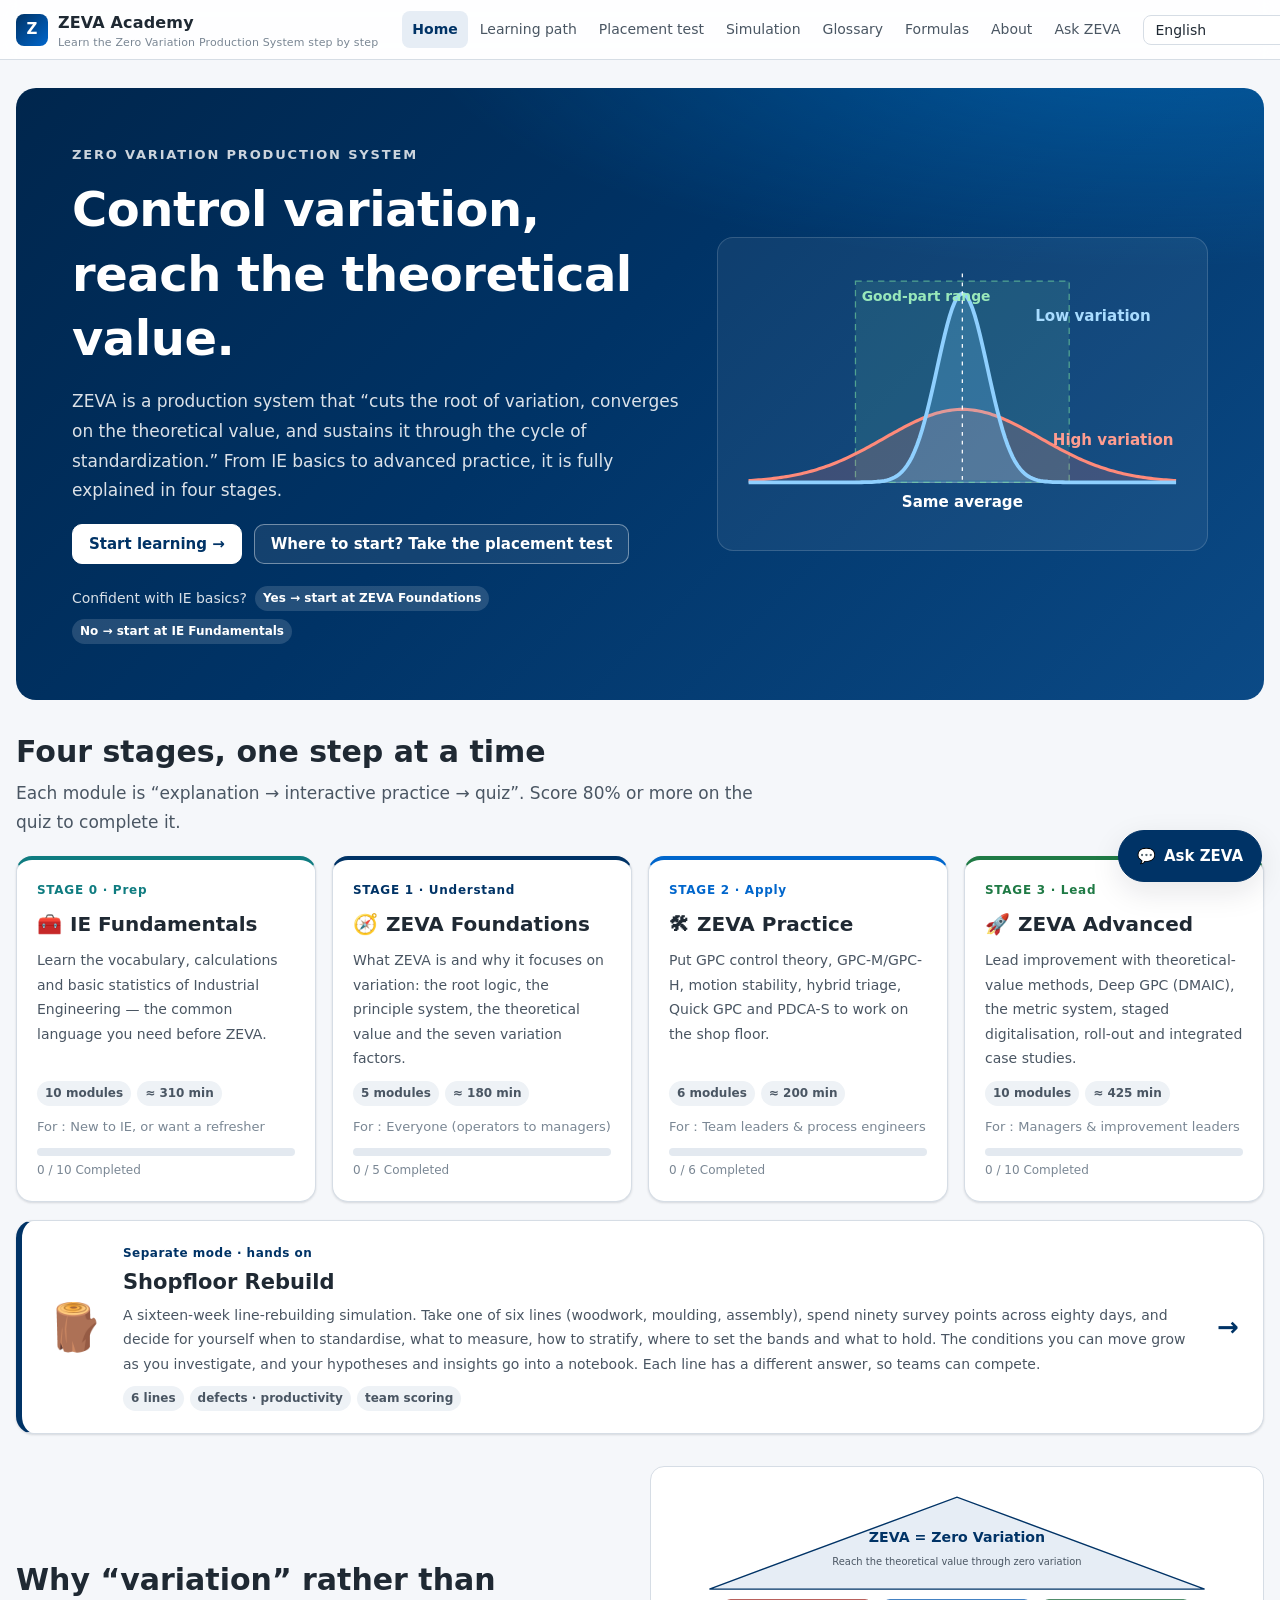
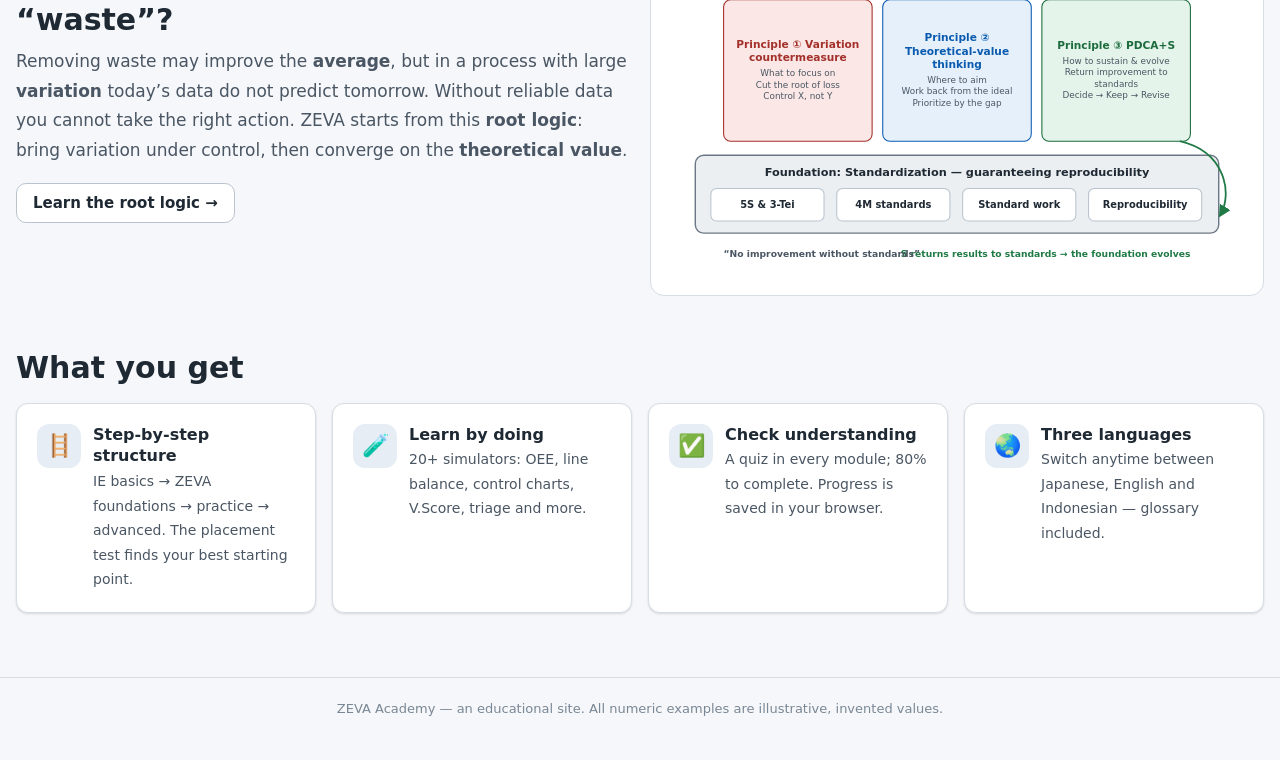
<file: index.html>
<!doctype html>
<html lang="ja">
<head>
  <meta charset="utf-8">
  <meta name="viewport" content="width=device-width, initial-scale=1">
  <title>ZEVA Academy</title>
  <meta name="description" content="ZEVA (Zero Variation Production System) — an interactive, multilingual learning site from IE fundamentals to advanced practice.">
  <meta name="theme-color" content="#003366">
  <link rel="icon" href="data:image/svg+xml,%3Csvg xmlns='http://www.w3.org/2000/svg' viewBox='0 0 64 64'%3E%3Crect width='64' height='64' rx='14' fill='%23003366'/%3E%3Ctext x='32' y='44' font-size='36' font-family='Arial' font-weight='700' fill='white' text-anchor='middle'%3EZ%3C/text%3E%3C/svg%3E">
  <link rel="stylesheet" href="css/style.css">
</head>
<body>
  <header class="topbar" id="topbar"></header>
  <main class="page" id="view" tabindex="-1"></main>
  <footer class="footer" id="footer"></footer>
  <noscript><p style="padding:24px">ZEVA Academy requires JavaScript.</p></noscript>

  <!-- engine core -->
  <script src="js/core.js"></script>
  <script src="js/i18n.js"></script>

  <!-- content (see docs/CONTENT_GUIDE.md) -->
  <script src="content/glossary.js"></script>
  <script src="content/formulas.js"></script>
  <script src="content/placement.js"></script>
  <script src="content/modules/ie-01.js"></script>
  <script src="content/modules/ie-02.js"></script>
  <script src="content/modules/ie-03.js"></script>
  <script src="content/modules/ie-04.js"></script>
  <script src="content/modules/ie-05.js"></script>
  <script src="content/modules/ie-06.js"></script>
  <script src="content/modules/ie-07.js"></script>
  <script src="content/modules/ie-08.js"></script>
  <script src="content/modules/ie-09.js"></script>
  <script src="content/modules/ie-10.js"></script>
  <script src="content/modules/z1-01.js"></script>
  <script src="content/modules/z1-02.js"></script>
  <script src="content/modules/z1-03.js"></script>
  <script src="content/modules/z1-04.js"></script>
  <script src="content/modules/z1-05.js"></script>
  <script src="content/modules/z2-01.js"></script>
  <script src="content/modules/z2-02.js"></script>
  <script src="content/modules/z2-03.js"></script>
  <script src="content/modules/z2-04.js"></script>
  <script src="content/modules/z2-05.js"></script>
  <script src="content/modules/z2-06.js"></script>
  <script src="content/modules/z3-01.js"></script>
  <script src="content/modules/z3-02.js"></script>
  <script src="content/modules/z3-03.js"></script>
  <script src="content/modules/z3-04.js"></script>
  <script src="content/modules/z3-05.js"></script>
  <script src="content/modules/z3-06.js"></script>
  <script src="content/modules/z3-07.js"></script>
  <script src="content/modules/z3-08.js"></script>
  <script src="content/modules/z3-09.js"></script>
  <script src="content/modules/z3-10.js"></script>

  <!-- renderers -->
  <script src="js/blocks.js"></script>
  <script src="js/diagrams.js"></script>
  <script src="js/widgets-ie.js"></script>
  <script src="js/widgets-zeva.js"></script>
  <script src="js/app.js"></script>
  <script src="js/chat.js"></script>
</body>
</html>
</file>
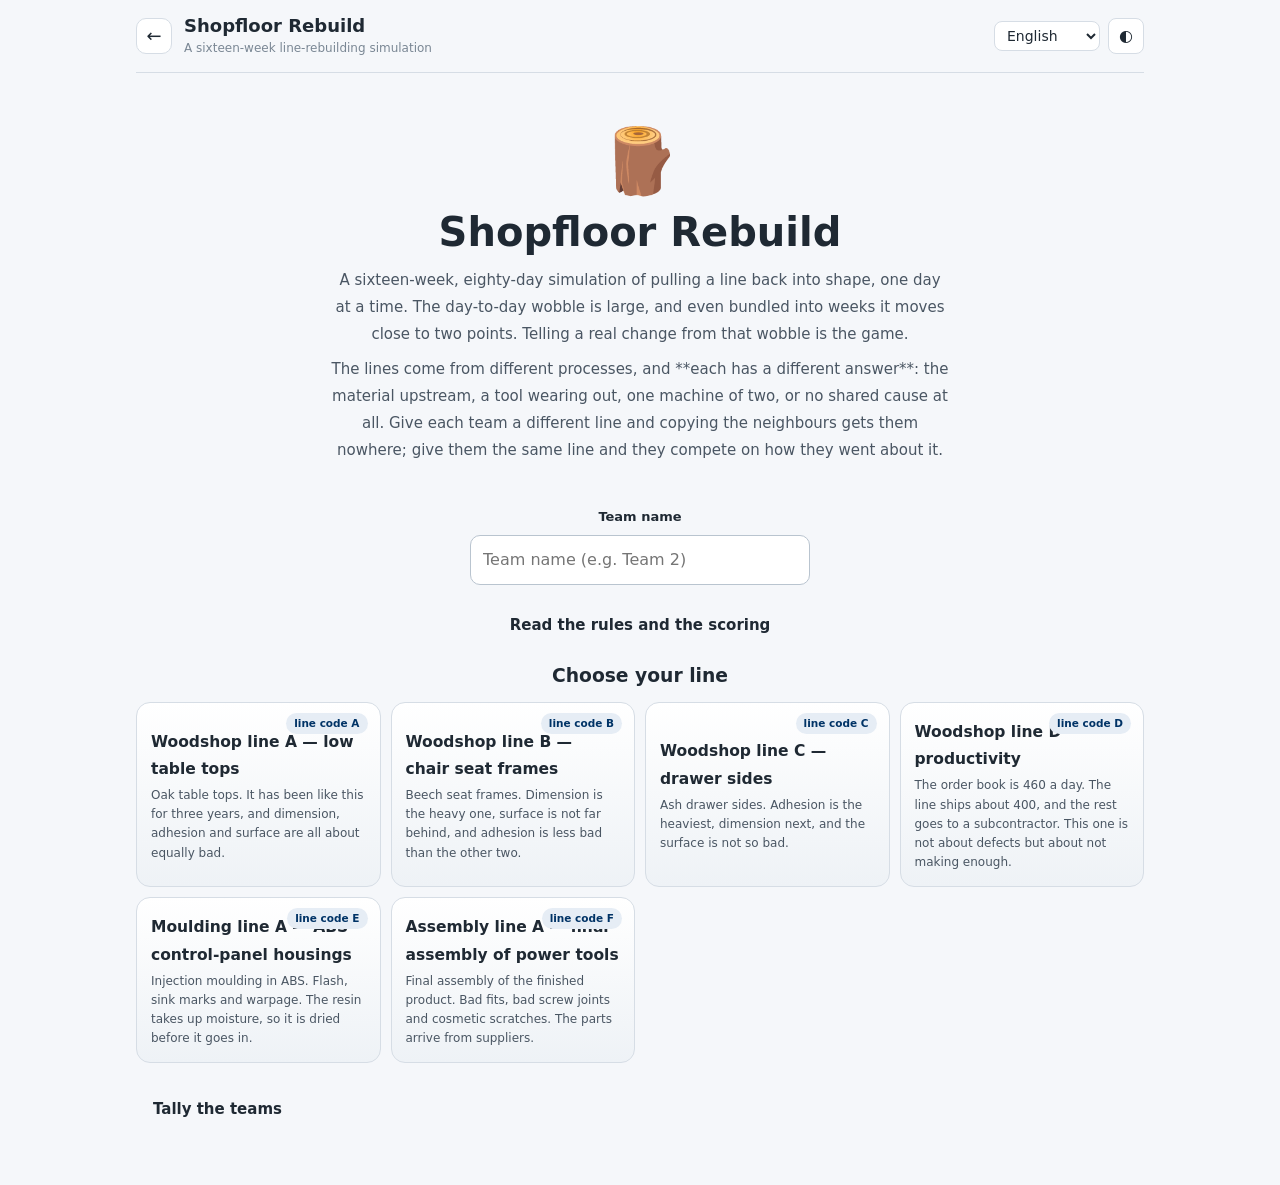
<file: game/index.html>
<!DOCTYPE html>
<html lang="ja">
<head>
<meta charset="utf-8">
<meta name="viewport" content="width=device-width, initial-scale=1">
<title>現場再建記 — ZEVA Academy</title>
<meta name="description" content="16週で木工ラインの不良を立て直すシミュレーション。調べる週と直す週をどう配るかを決める。">
<link rel="icon" href="data:image/svg+xml,<svg xmlns='http://www.w3.org/2000/svg' viewBox='0 0 100 100'><text y='.9em' font-size='90'>🪵</text></svg>">
<link rel="stylesheet" href="../css/style.css">
<link rel="stylesheet" href="game.css">
</head>
<body>
<div class="g-shell">
  <header class="g-top">
    <a class="g-back" href="../" title="ZEVA Academy へ戻る">←</a>
    <div class="g-title">
      <strong id="g-name">現場再建記</strong>
      <span class="g-sub" id="g-sub">16週のライン再建シミュレーション</span>
    </div>
    <div class="g-top-right">
      <select id="g-lang" class="lang-select" aria-label="Language">
        <option value="ja">日本語</option>
        <option value="en">English</option>
        <option value="id">Indonesia</option>
      </select>
      <button id="g-theme" class="icon-btn" type="button" title="表示切替">◐</button>
    </div>
  </header>
  <main id="g-main"></main>
</div>
<script src="../js/core.js"></script>
<!-- 土台 → 図 → シナリオ → モデル → 画面 → 分析 → 結果 → 生産性のライン → 手帳 → 進行 -->
<script src="core.js"></script>
<script src="charts.js"></script>
<script src="scenarios.js"></script>
<script src="model.js"></script>
<script src="screens.js"></script>
<script src="analyze.js"></script>
<script src="result.js"></script>
<script src="prod-model.js"></script>
<script src="prod-screens.js"></script>
<script src="prod-analyze.js"></script>
<script src="prod-result.js"></script>
<script src="notebook.js"></script>
<script src="app.js"></script>
</body>
</html>
</file>
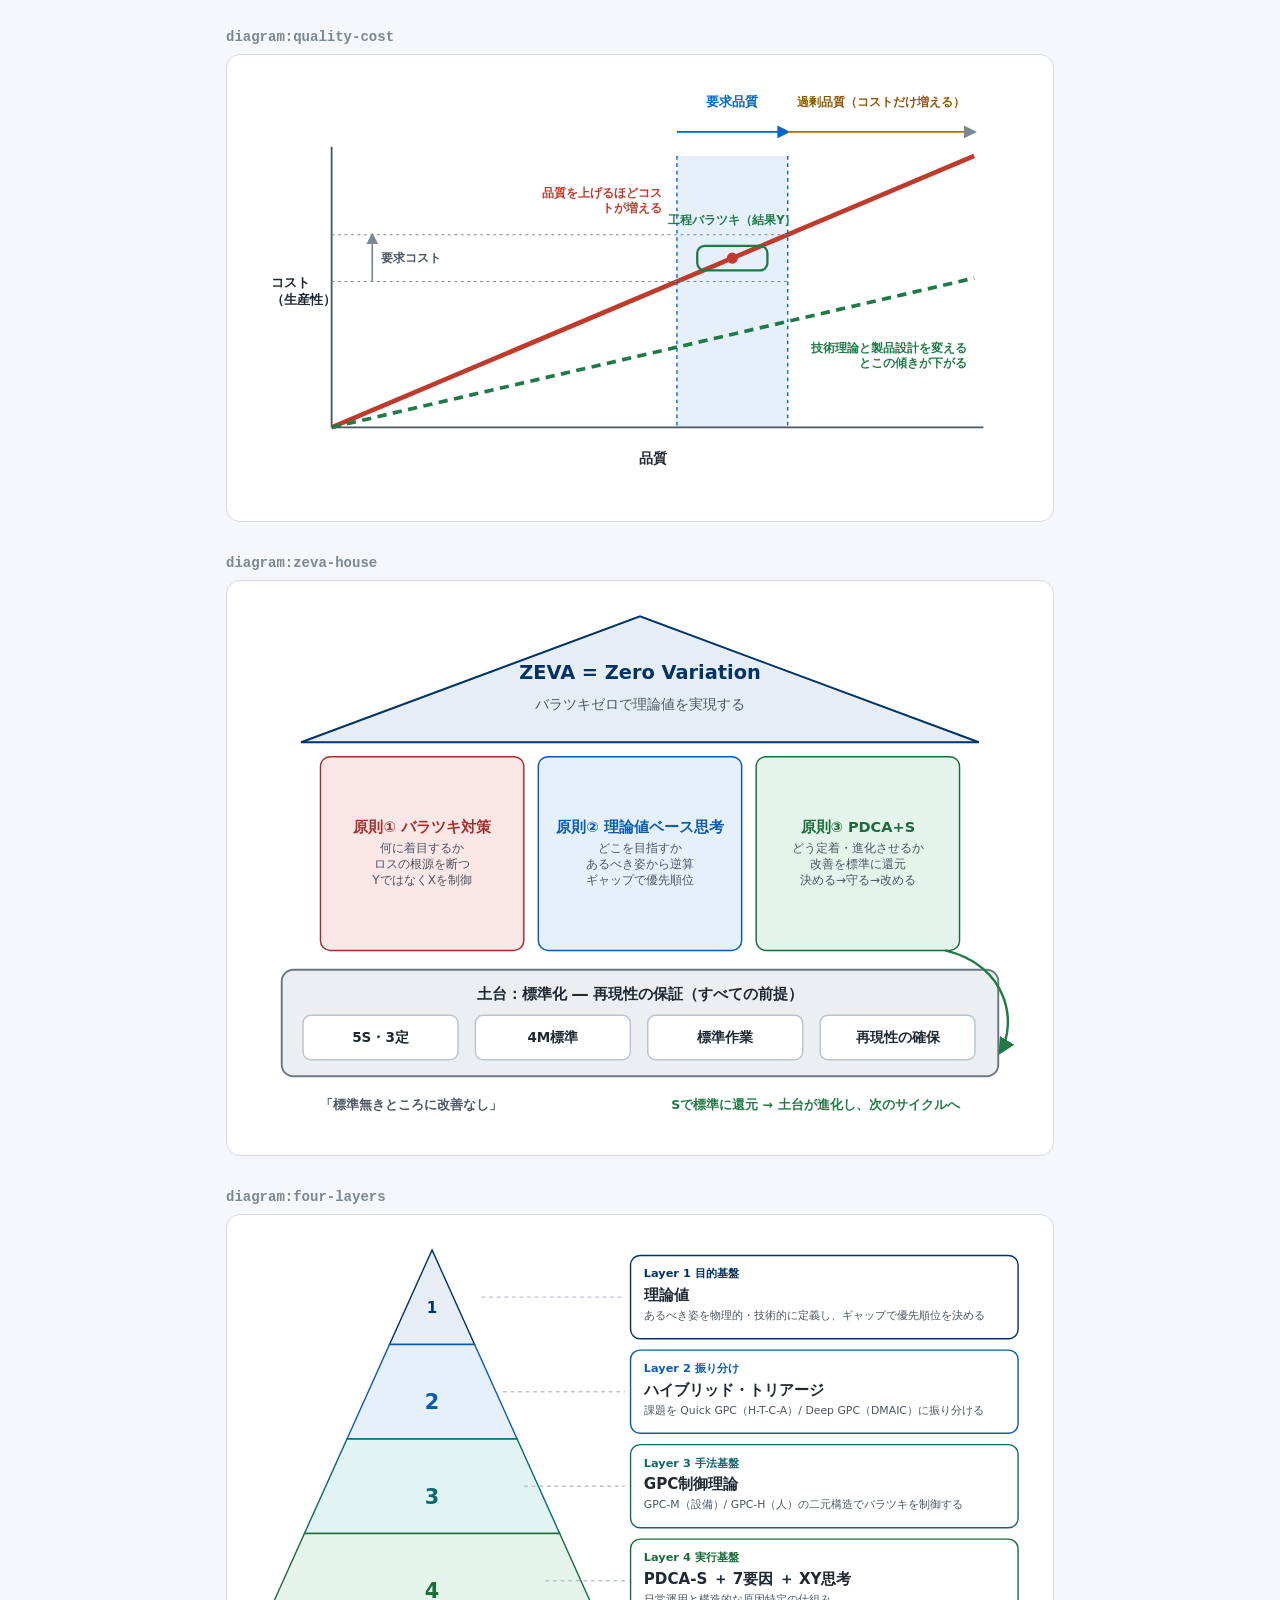
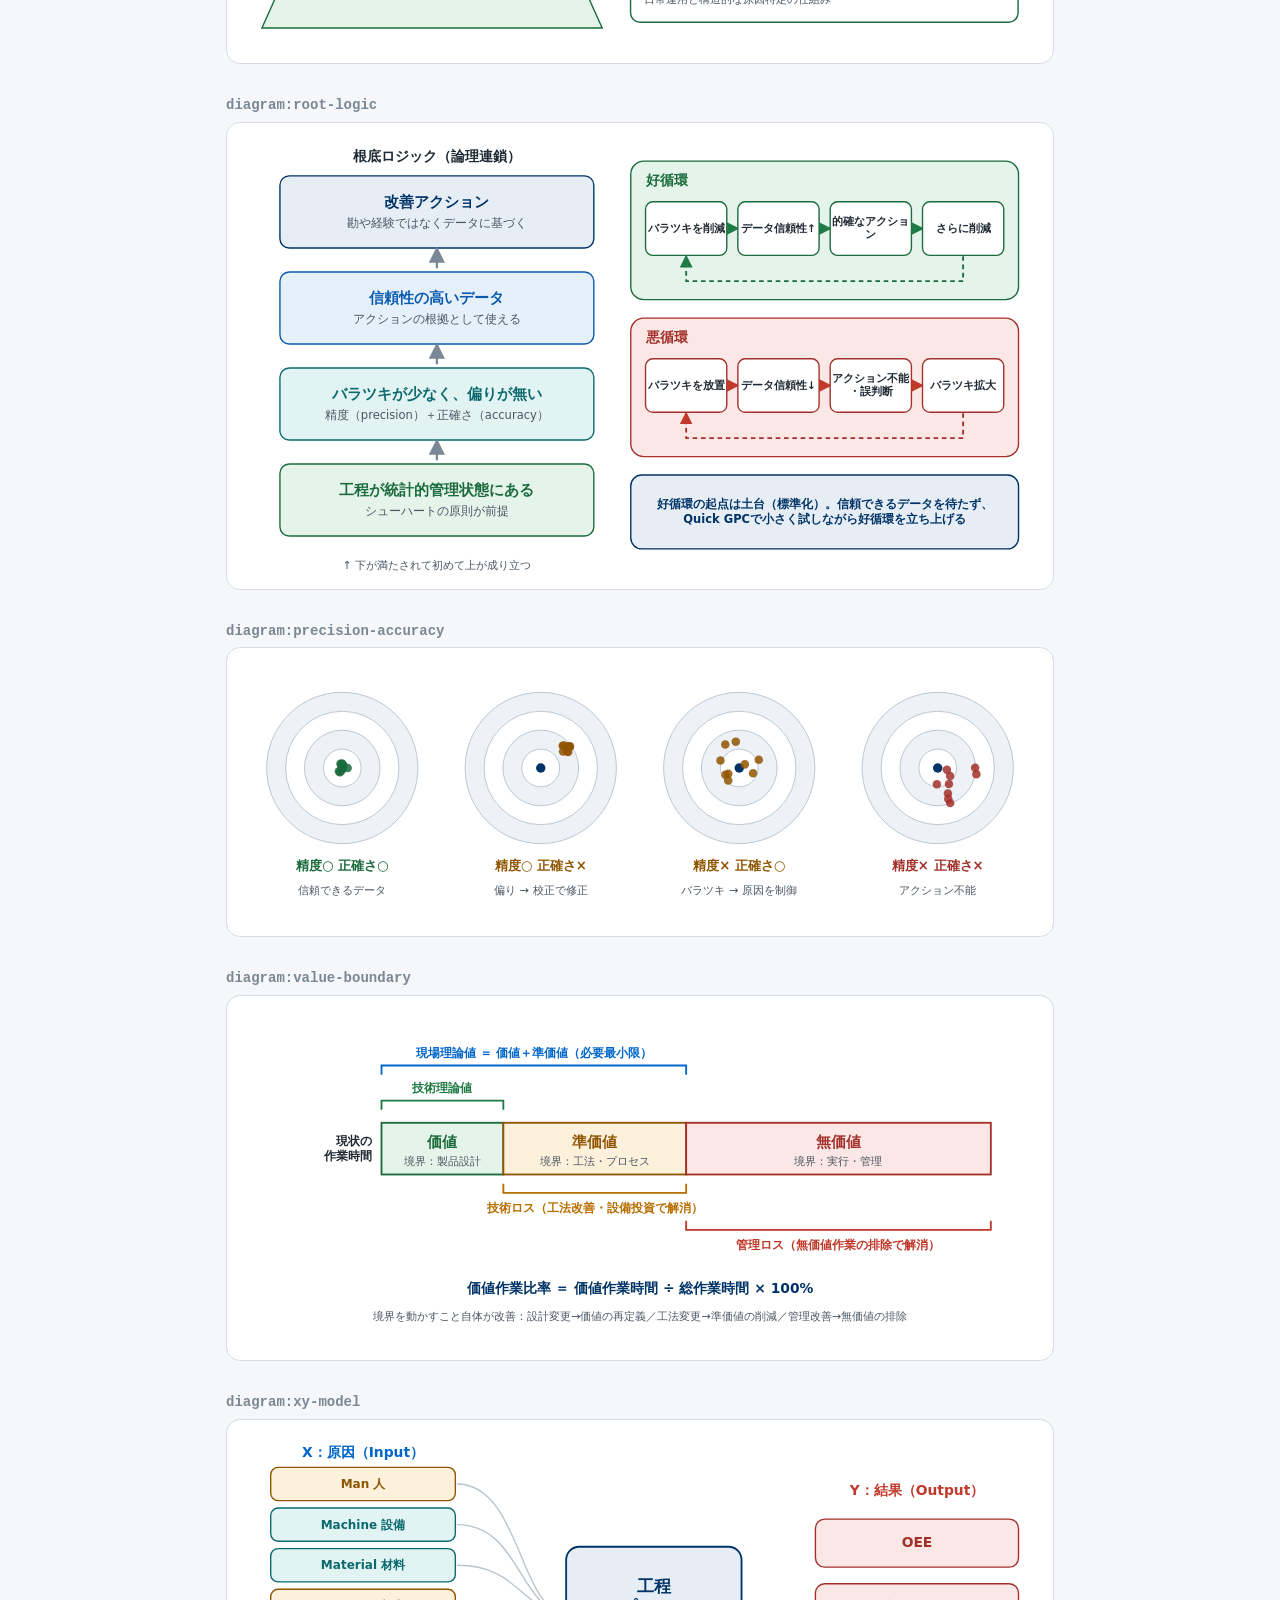
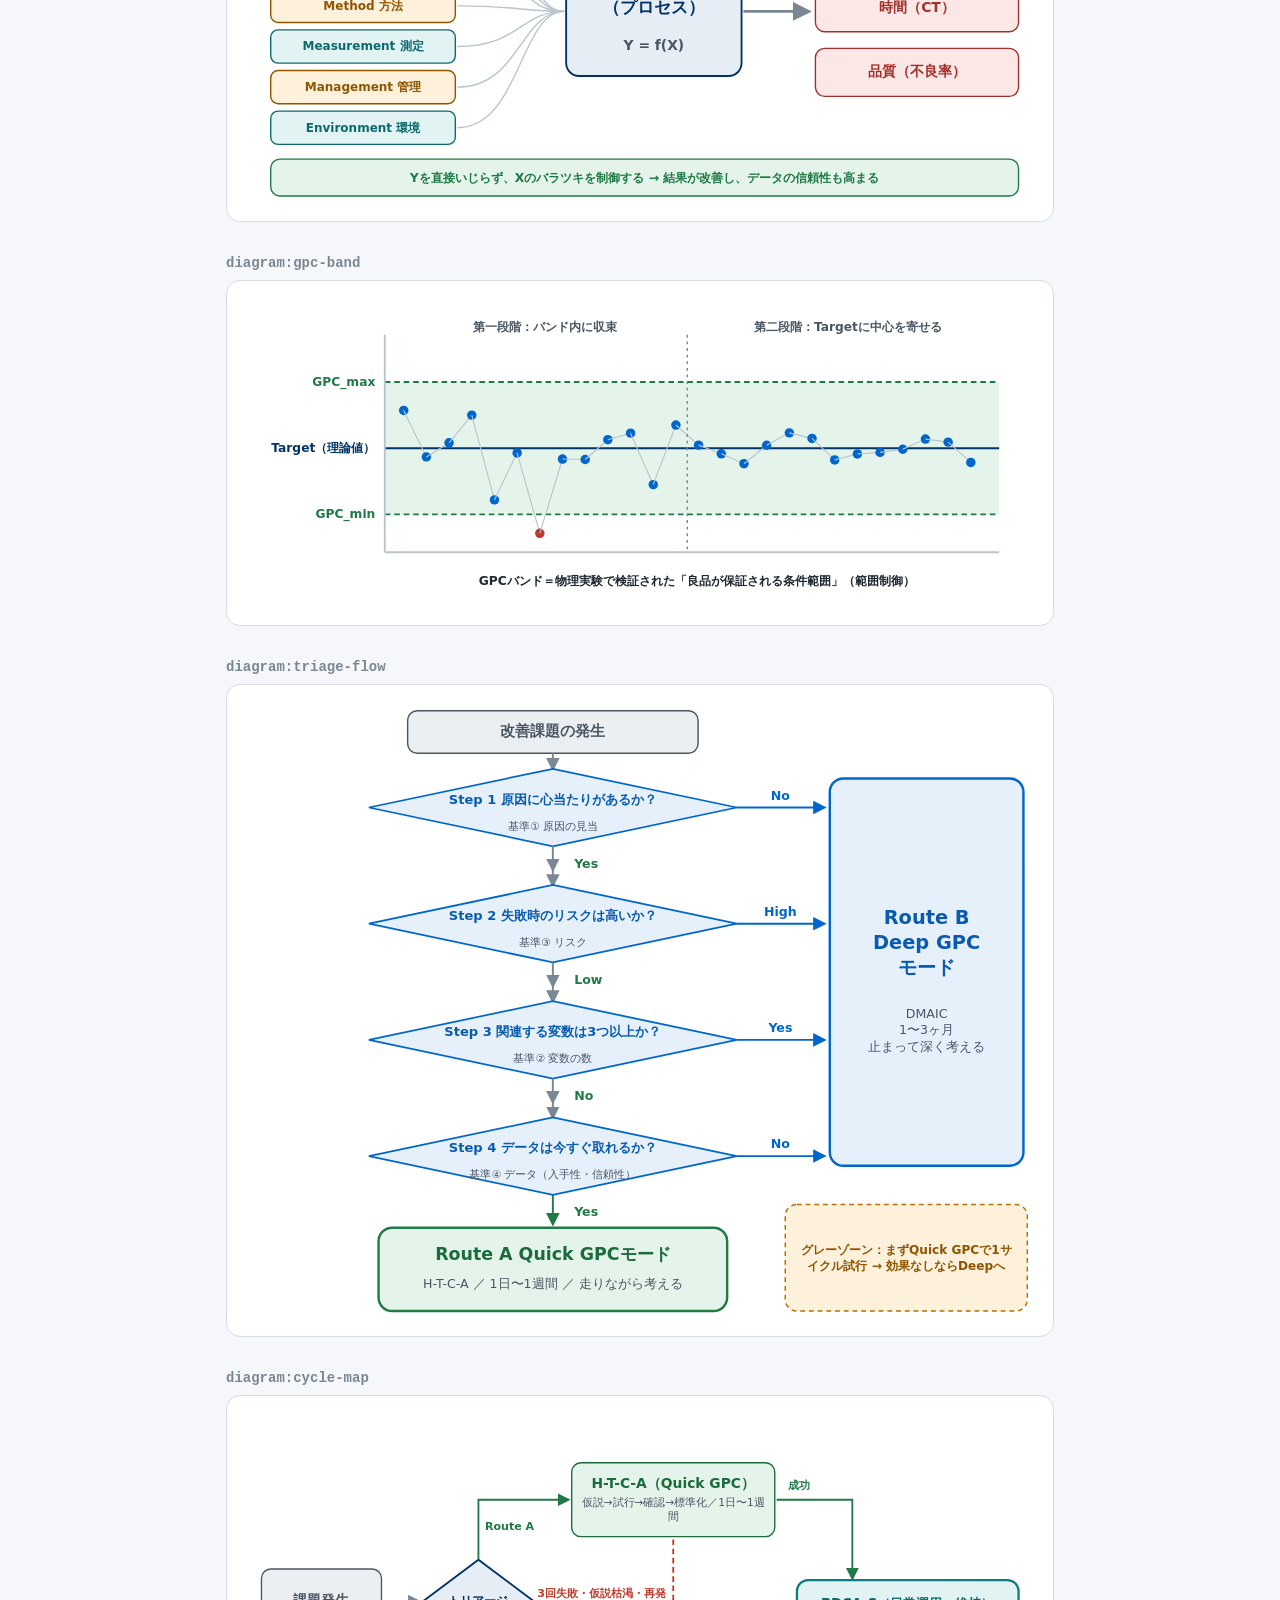
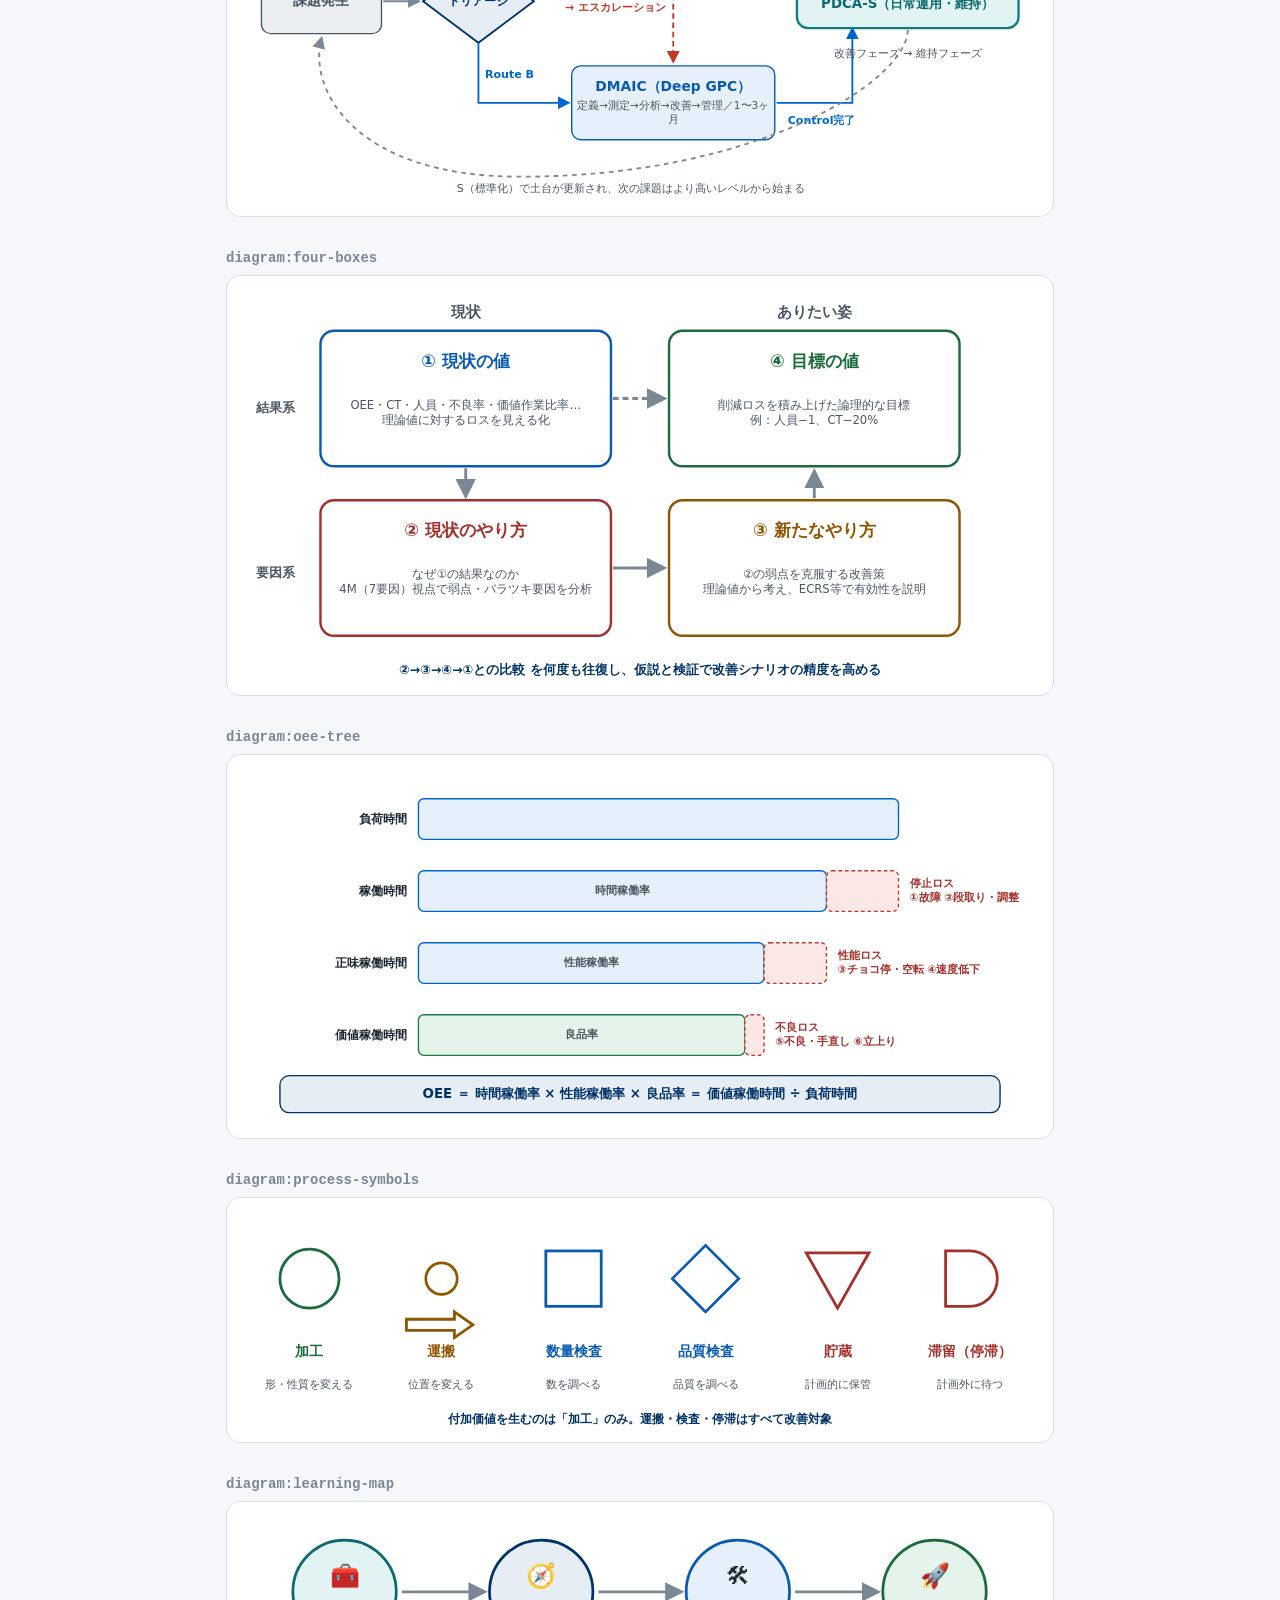
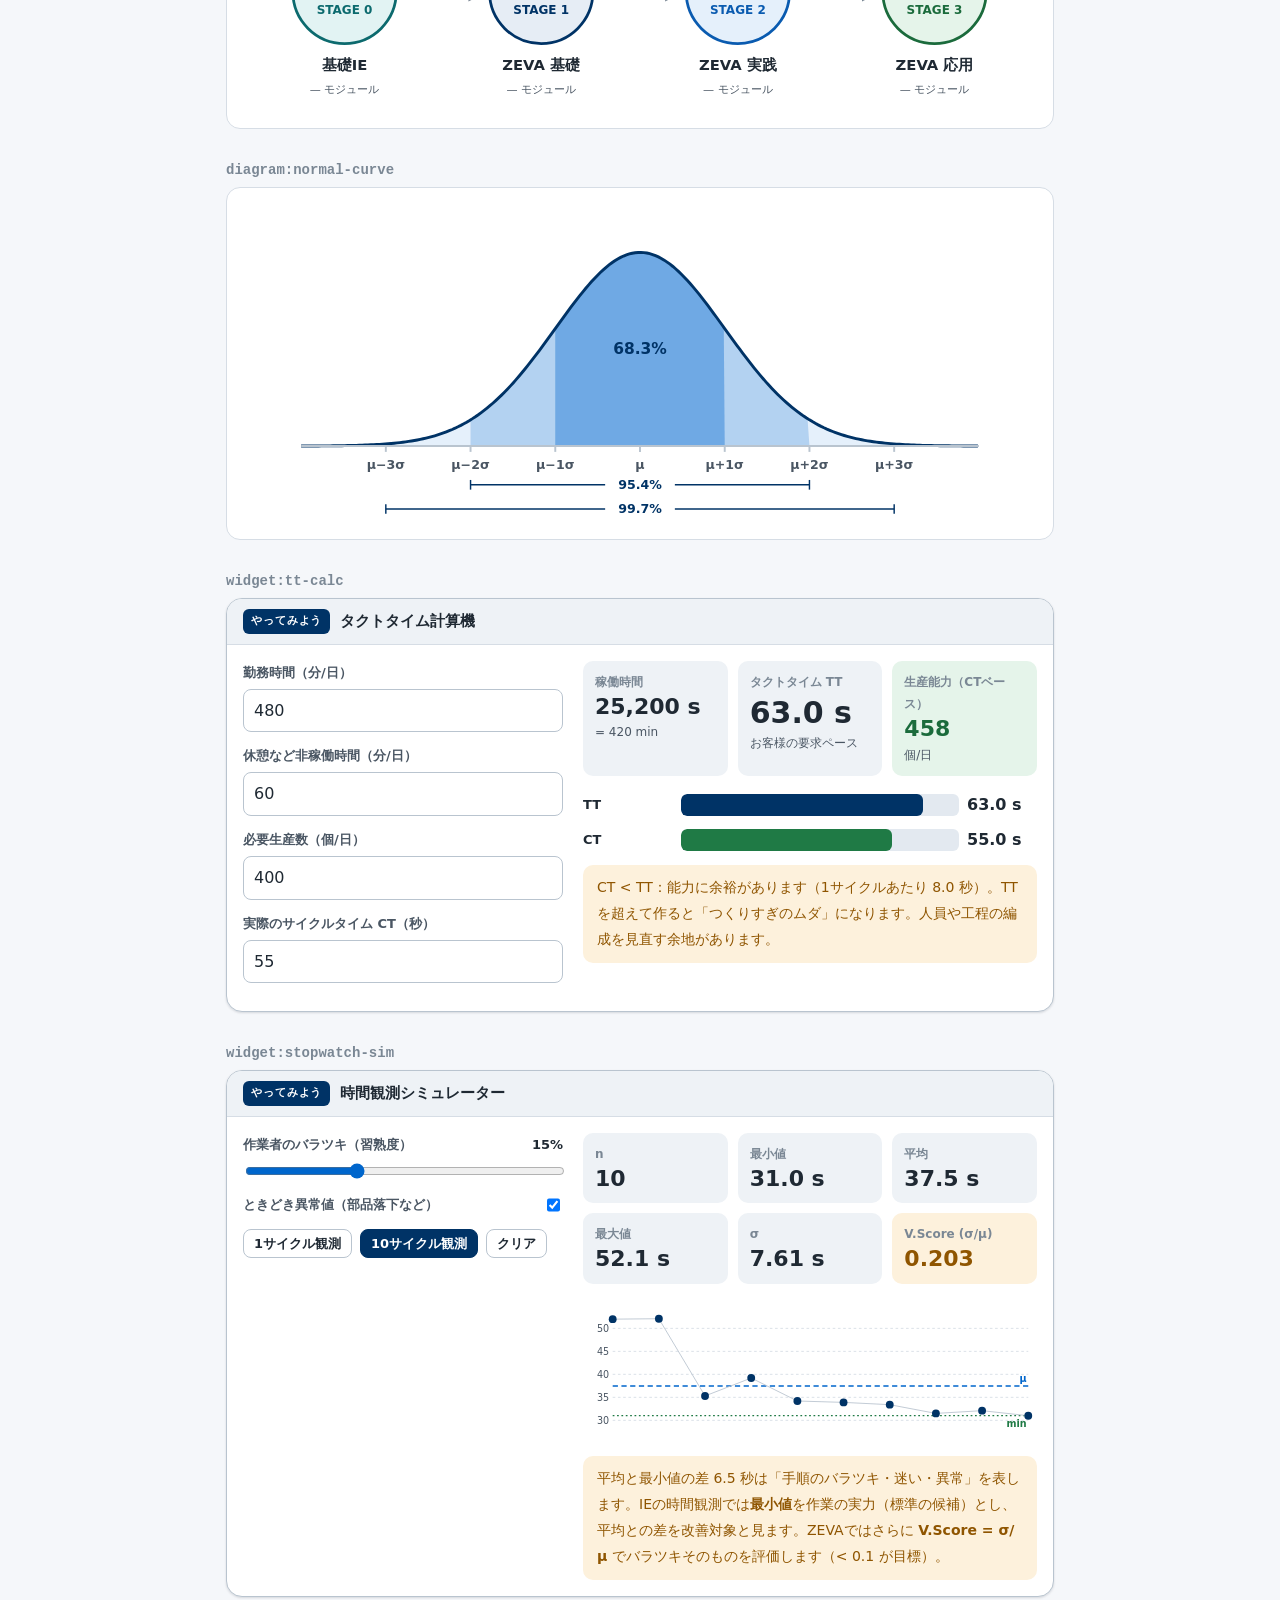
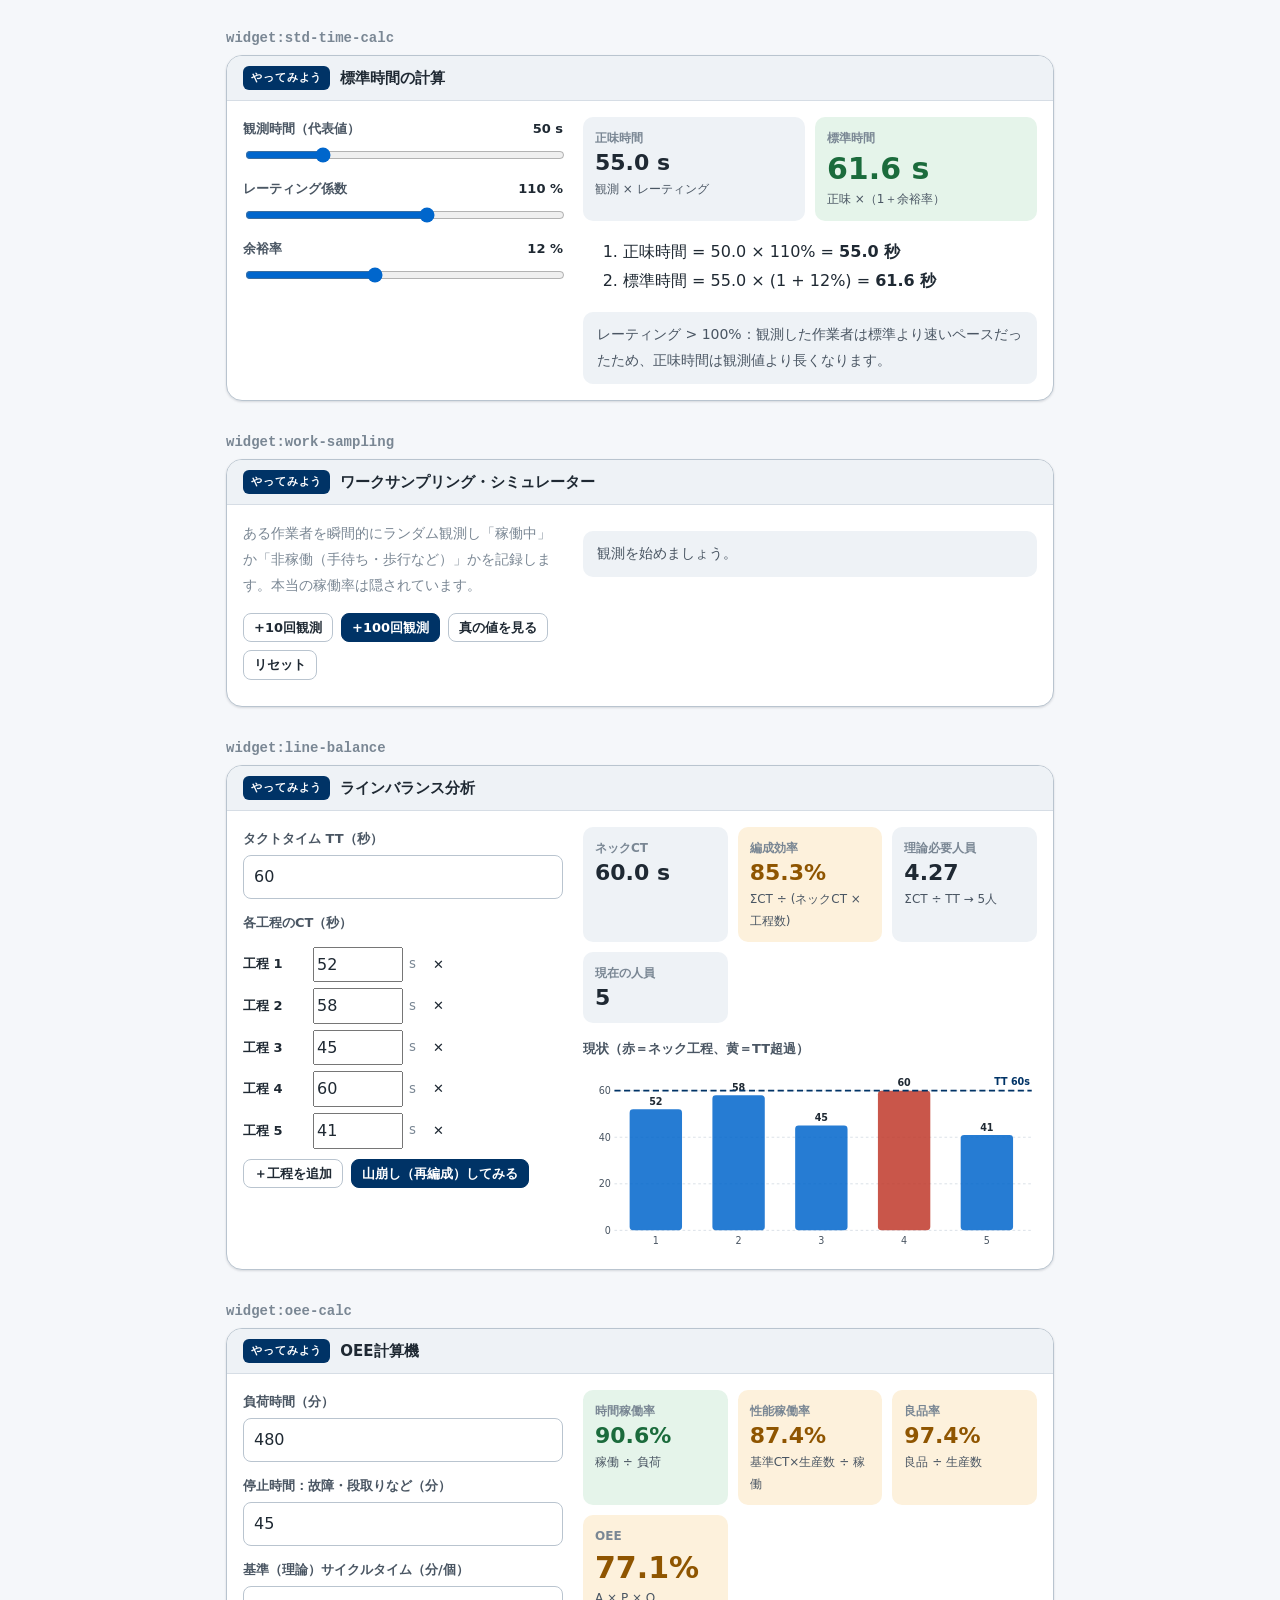
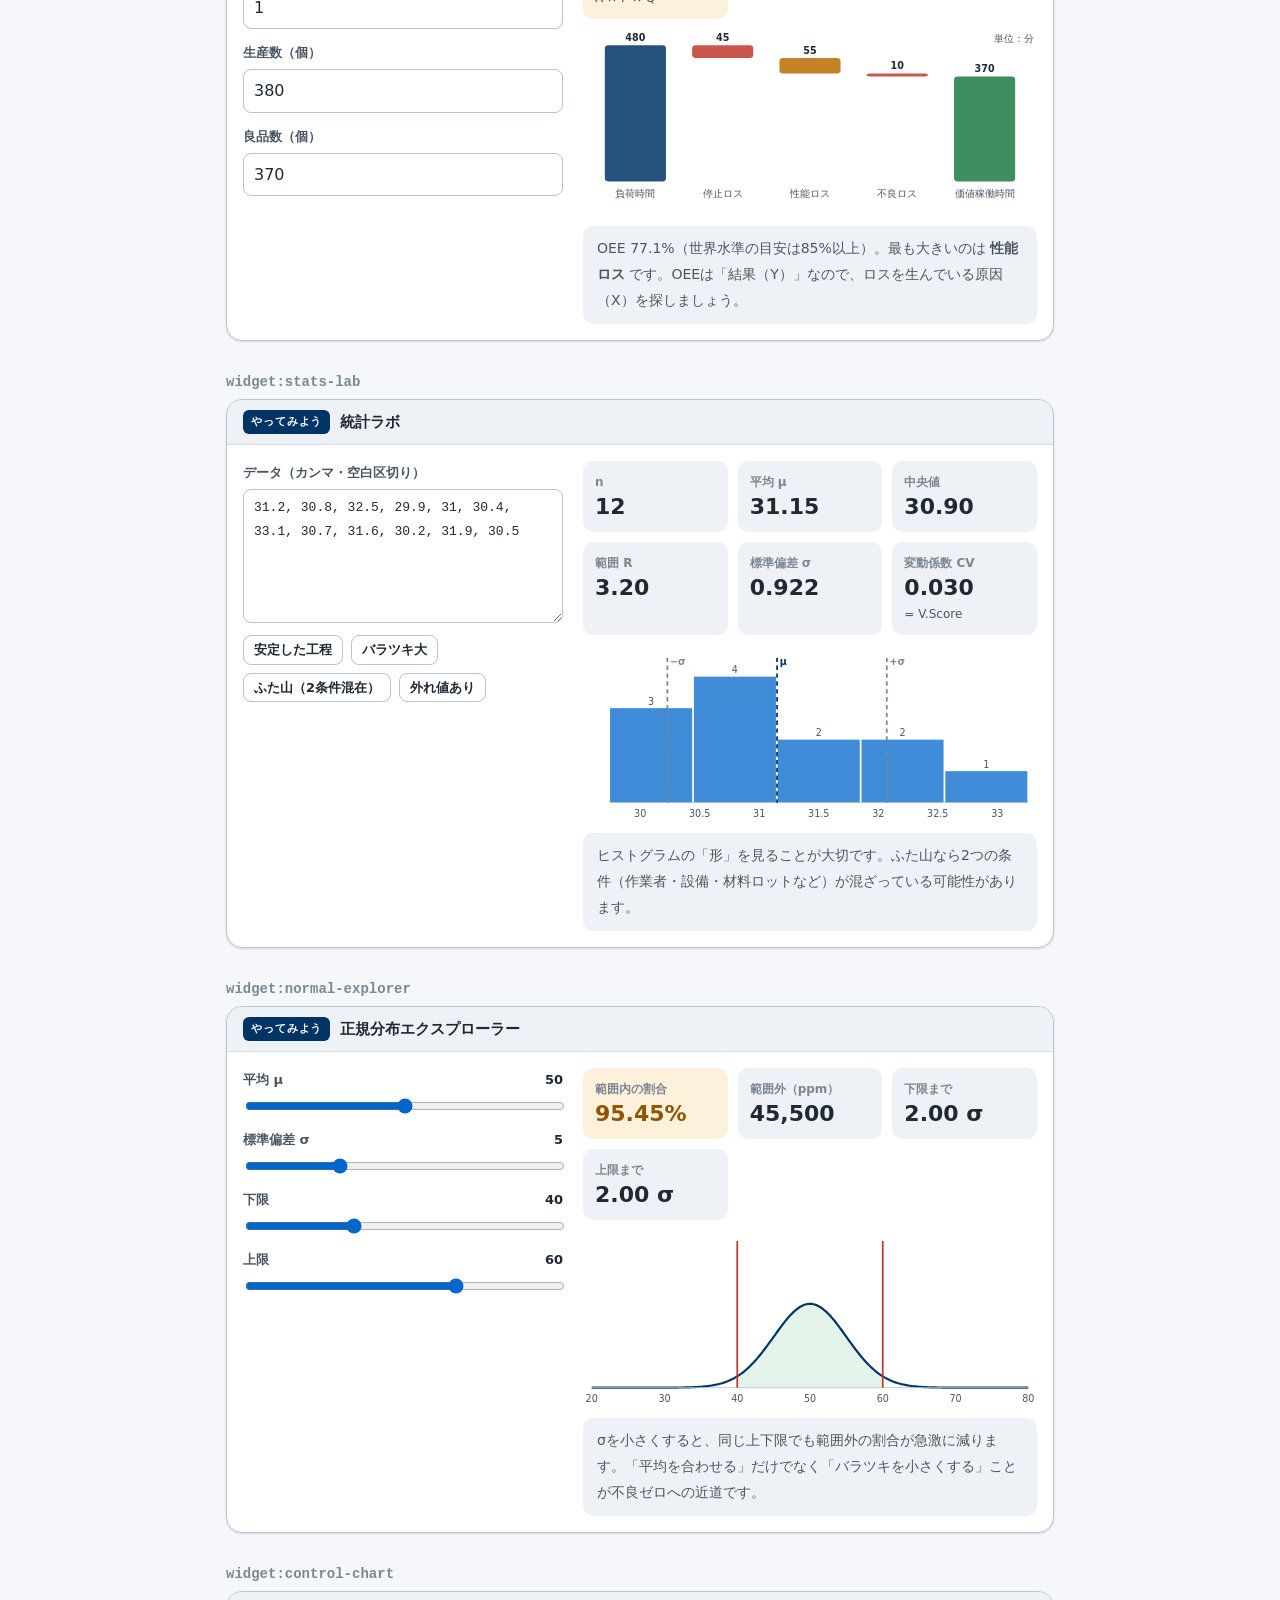
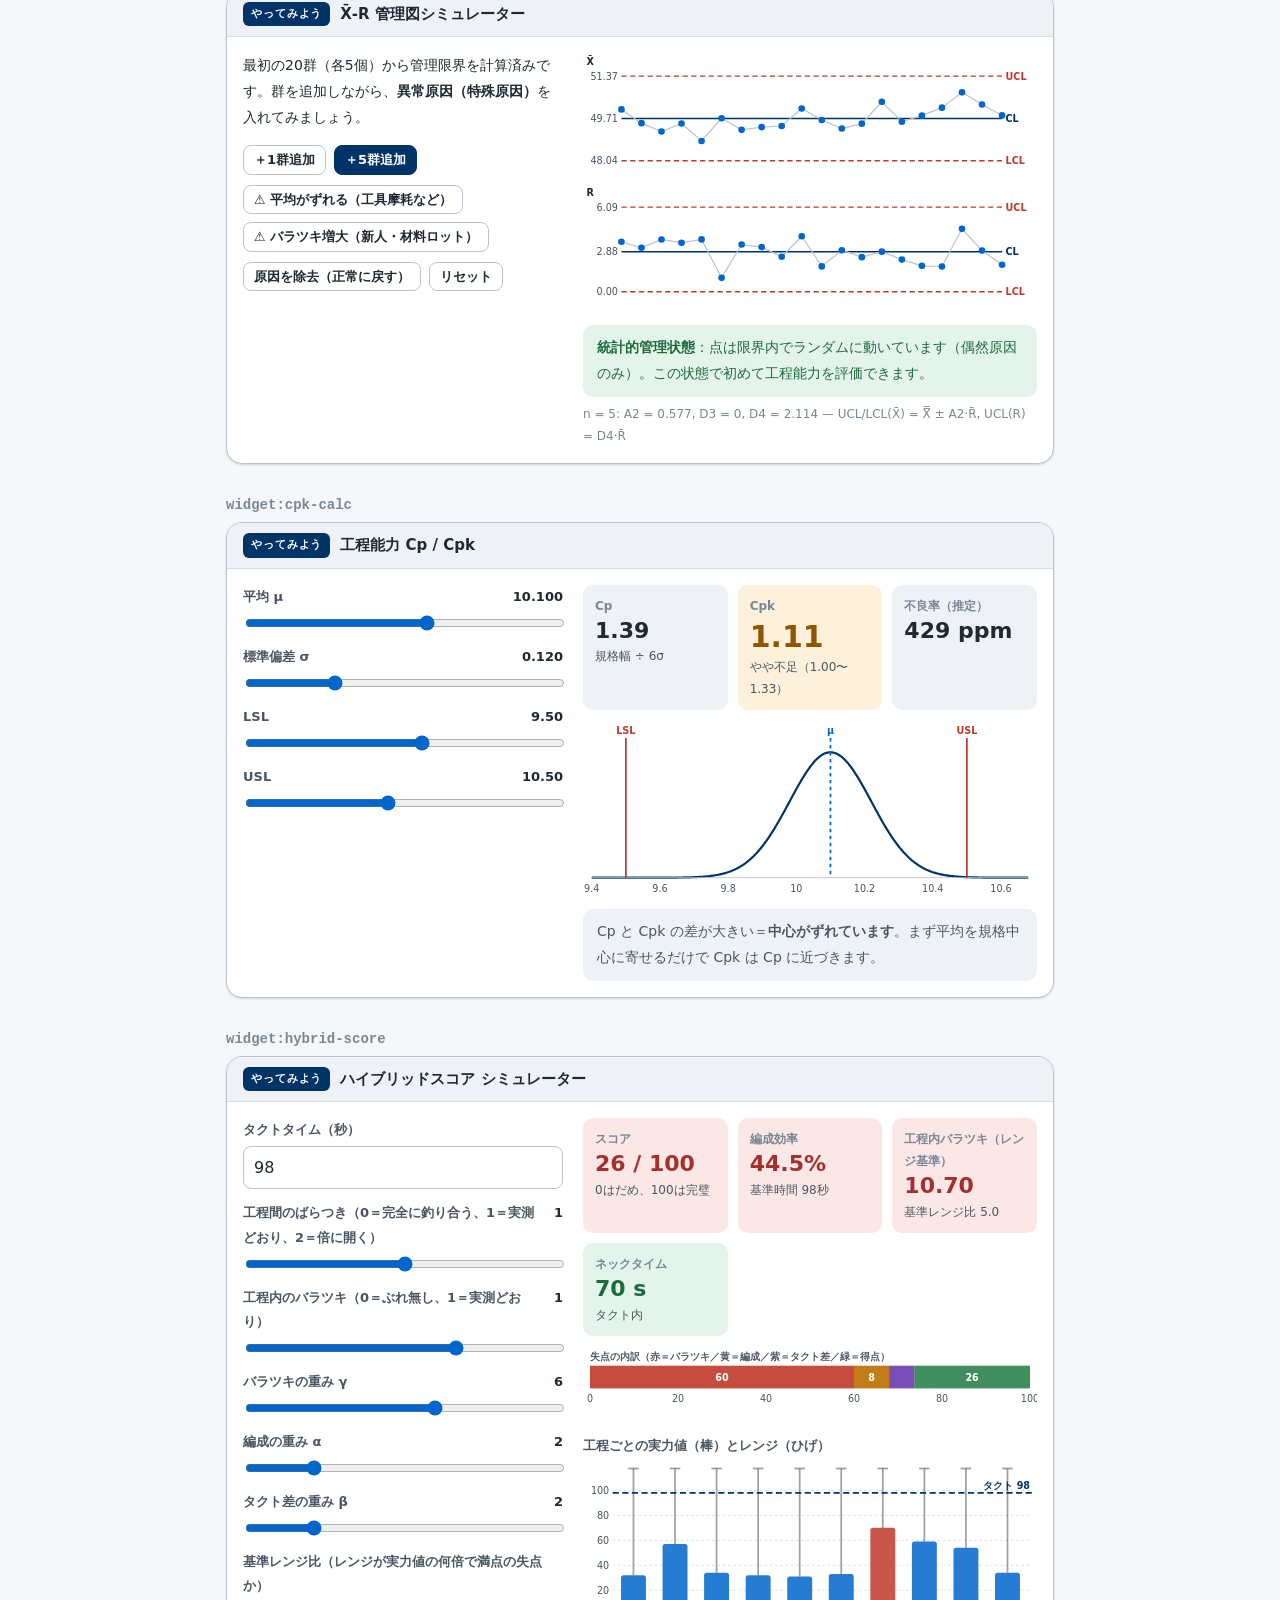
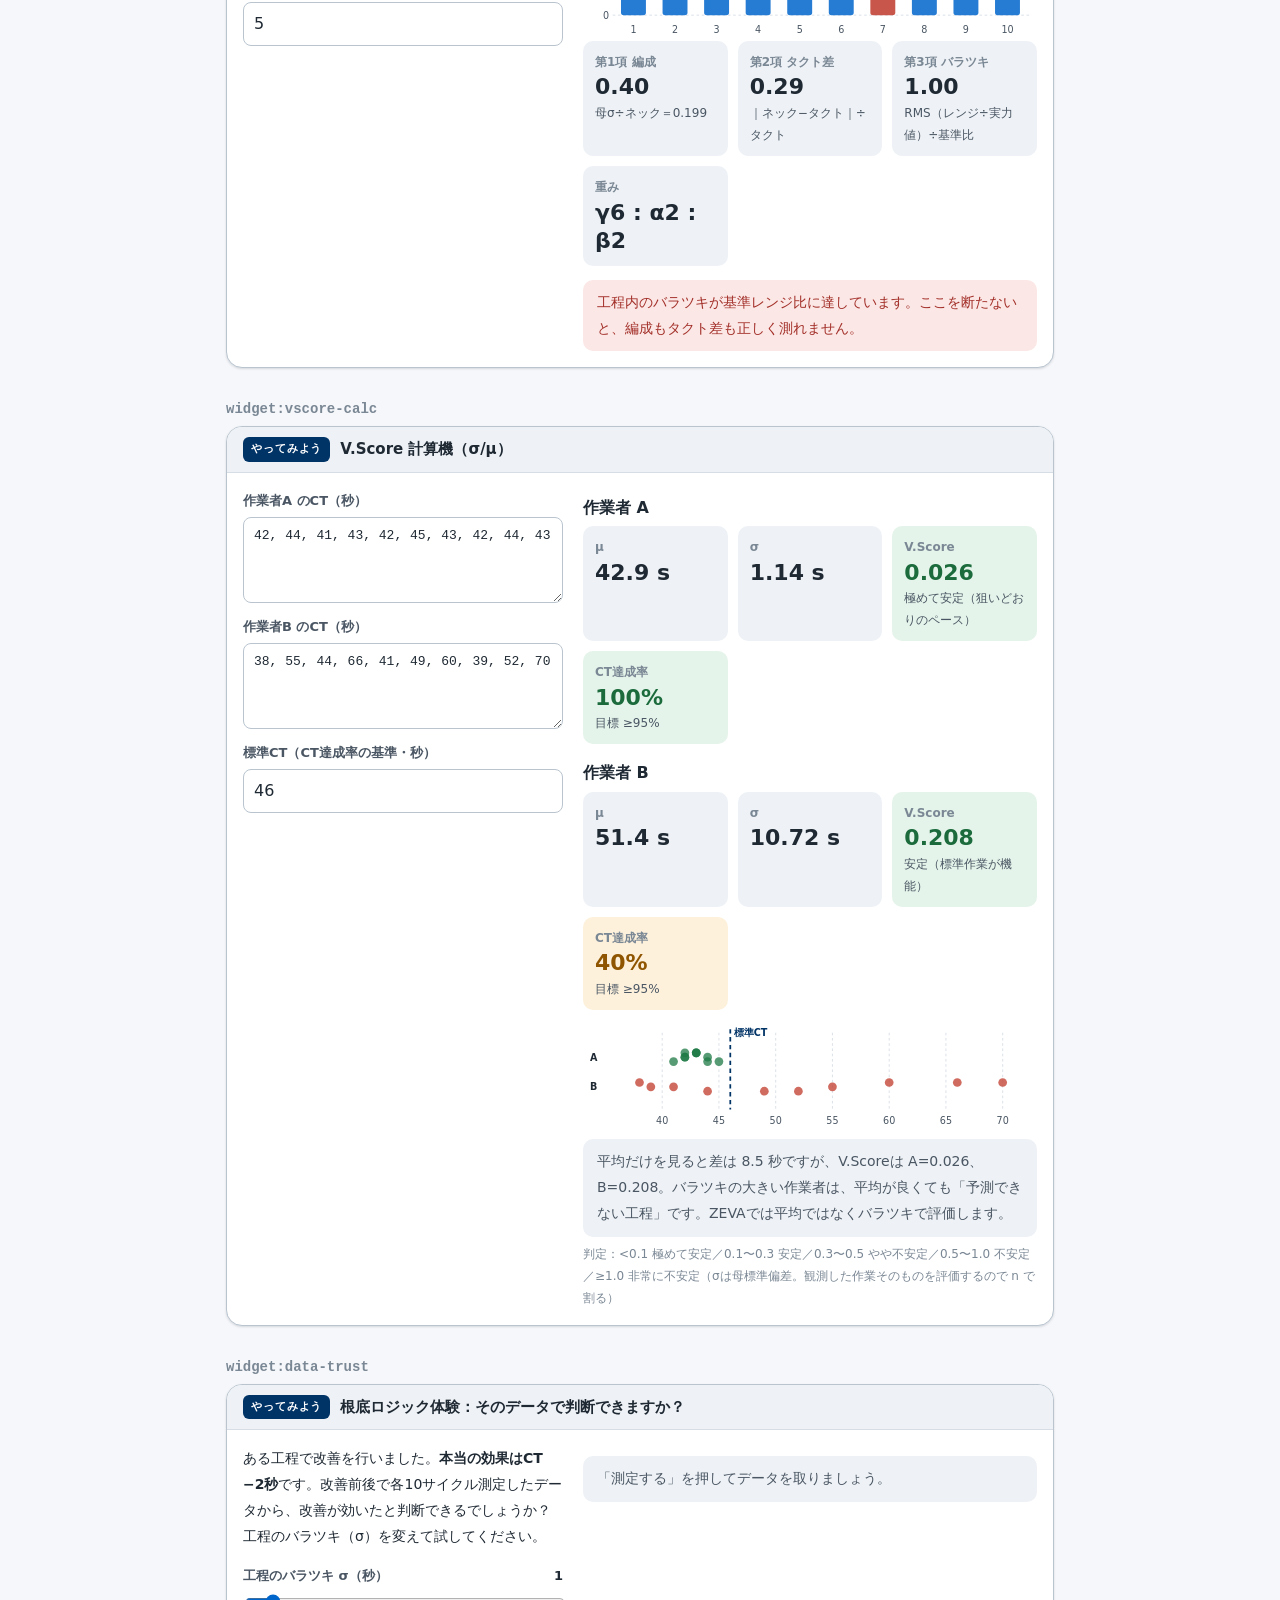
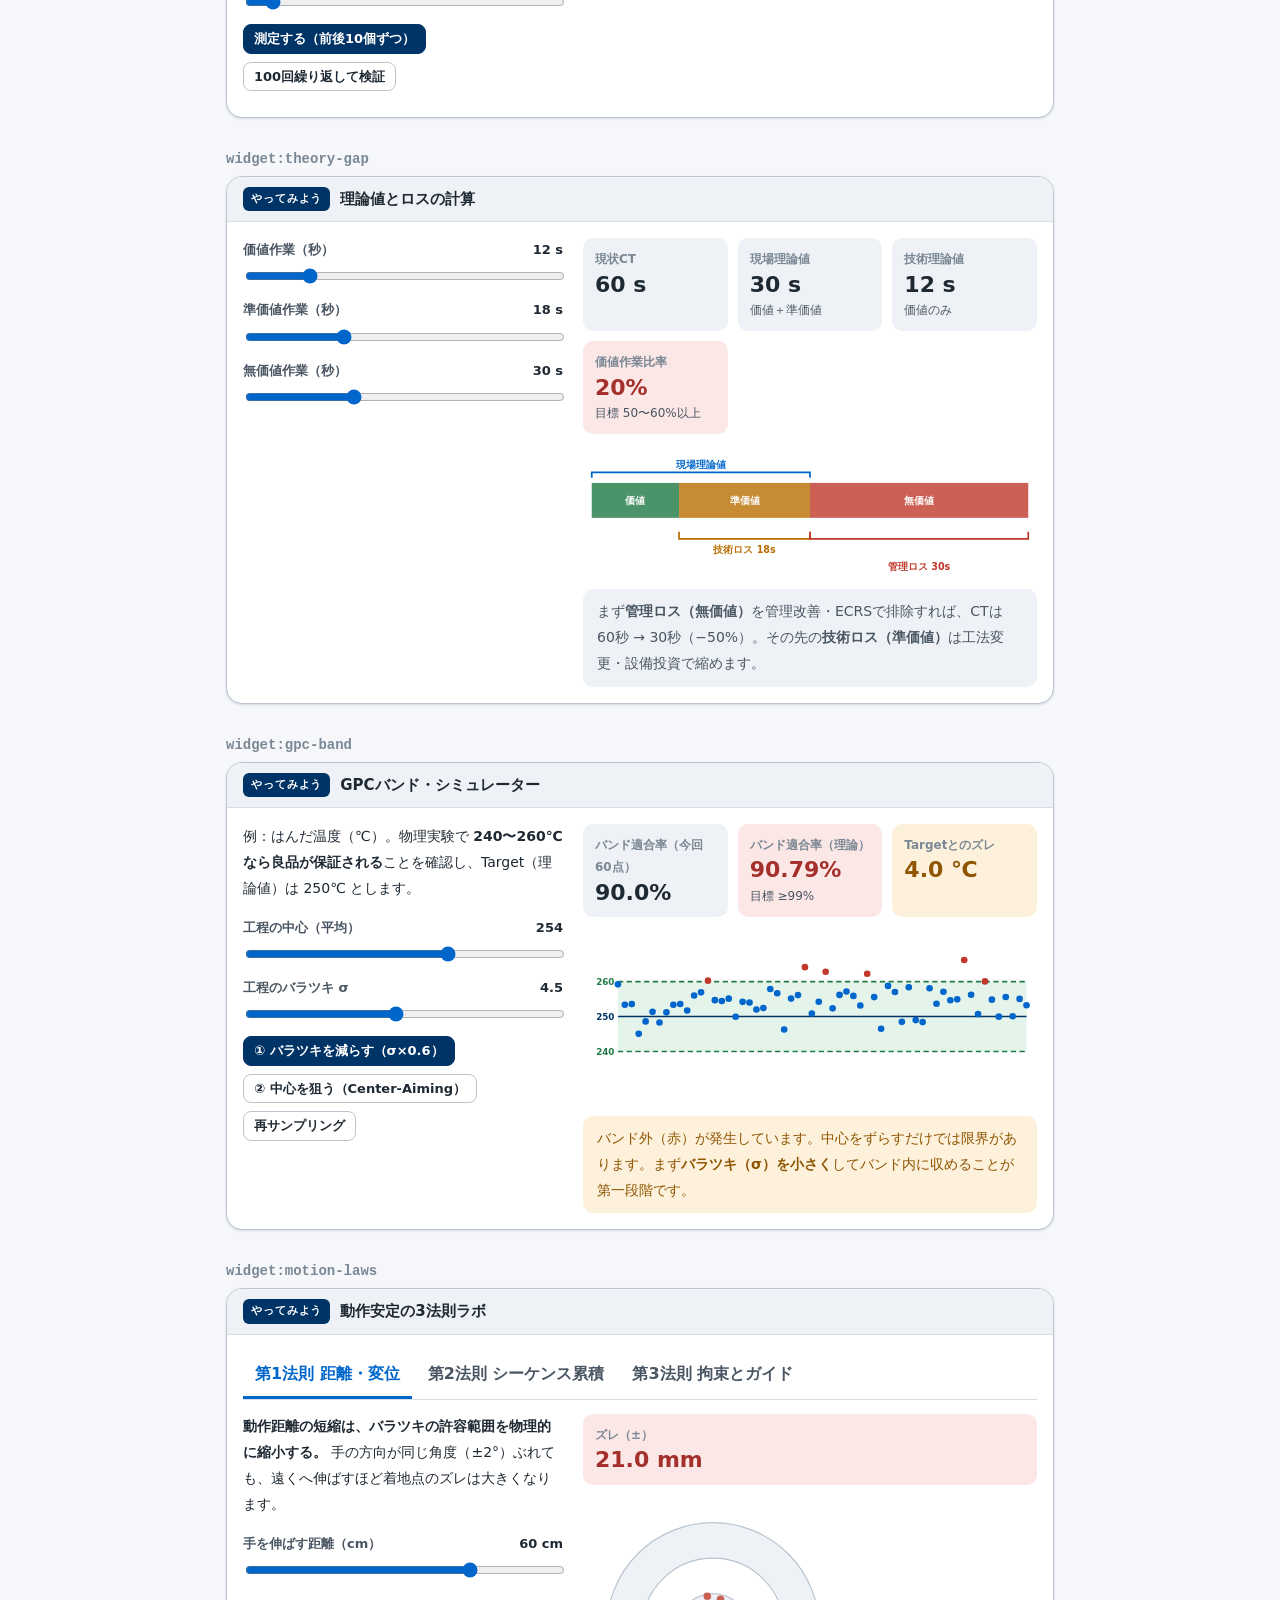
<file: tools/gallery.html>
<!doctype html>
<html lang="ja">
<head>
  <meta charset="utf-8">
  <meta name="viewport" content="width=device-width, initial-scale=1">
  <title>ZEVA Academy — component gallery (dev)</title>
  <link rel="stylesheet" href="../css/style.css">
  <style>.g-item{margin:0 0 32px}.g-item>h2{font-family:monospace;font-size:14px;color:var(--muted)}</style>
</head>
<body>
  <main class="page narrow" id="g"></main>
  <script src="../js/core.js"></script>
  <script src="../js/i18n.js"></script>
  <script src="../content/glossary.js"></script>
  <script src="../js/blocks.js"></script>
  <script src="../js/diagrams.js"></script>
  <script src="../js/widgets-ie.js"></script>
  <script src="../js/widgets-zeva.js"></script>
  <script>
    // Dev-only: open tools/gallery.html?lang=en&only=diagrams
    const q = new URLSearchParams(location.search);
    ZA.lang = q.get('lang') || 'ja';
    const only = q.get('only');
    const g = document.getElementById('g');
    const add = (name, block) => {
      const wrap = ZA.h('section.g-item', null, ZA.h('h2', { text: name }));
      try { wrap.appendChild(ZA.renderBlock(block)); } catch (e) { wrap.appendChild(ZA.h('pre', { text: 'ERROR ' + e.stack })); }
      g.appendChild(wrap);
    };
    if (only !== 'widgets') Object.keys(ZA.diagrams).forEach((n) => add('diagram:' + n, { type: 'diagram', name: n }));
    if (only !== 'diagrams') Object.keys(ZA.widgets).filter((n) => n !== 'sort-game' && n !== 'scenario').forEach((n) => add('widget:' + n, { type: 'widget', name: n, props: {} }));
  </script>
</body>
</html>
</file>
<file: css/style.css>
/* ZEVA Academy — stylesheet */
:root {
  --navy: #003366;
  --navy-2: #0b4a86;
  --blue: #0066cc;
  --teal: #0f7c80;
  --green: #1f7a45;
  --amber: #b86e00;
  --red: #c0392b;
  --gray: #6b7785;

  --bg: #f5f7fa;
  --surface: #ffffff;
  --surface-2: #eef2f6;
  --surface-3: #e3e9f0;
  --text: #1f2933;
  --text-2: #4a5663;
  --muted: #7a8794;
  --border: #d6dde5;
  --border-strong: #b9c4cf;
  --focus: #0066cc;

  --tone-navy-bg: #e6edf5;   --tone-navy-fg: #003366;
  --tone-blue-bg: #e5f0fb;   --tone-blue-fg: #0a5bb0;
  --tone-teal-bg: #e2f3f3;   --tone-teal-fg: #0c6a6e;
  --tone-green-bg: #e5f4ea;  --tone-green-fg: #1b6b3c;
  --tone-amber-bg: #fdf1dc;  --tone-amber-fg: #8f5500;
  --tone-red-bg: #fbe7e5;    --tone-red-fg: #a3302a;
  --tone-gray-bg: #eceff2;   --tone-gray-fg: #4a5663;

  --radius: 12px;
  --radius-sm: 8px;
  --shadow: 0 1px 2px rgba(16, 24, 40, .06), 0 1px 3px rgba(16, 24, 40, .08);
  --shadow-lg: 0 10px 30px rgba(16, 24, 40, .10);
  --font: "Segoe UI", "Noto Sans JP", "Hiragino Sans", Meiryo, system-ui, -apple-system, Roboto, "Helvetica Neue", Arial, sans-serif;
  --mono: "Cascadia Mono", Consolas, "SFMono-Regular", Menlo, monospace;
  --topbar-h: 60px;
  color-scheme: light;
}

@media (prefers-color-scheme: dark) {
  :root:not([data-theme="light"]) {
    --navy: #7fb0e6; --navy-2: #9cc3ee; --blue: #6aaaf0; --teal: #4fc1c4; --green: #5cc68a; --amber: #f0b44c; --red: #f07b6e; --gray: #9aa6b2;
    --bg: #0e141b; --surface: #151d26; --surface-2: #1b2530; --surface-3: #243140;
    --text: #e6ebf0; --text-2: #b8c3ce; --muted: #8995a1; --border: #2a3644; --border-strong: #3a4959; --focus: #6aaaf0;
    --tone-navy-bg: #182a3f; --tone-navy-fg: #a9c9ef;
    --tone-blue-bg: #15304c; --tone-blue-fg: #9ccaf7;
    --tone-teal-bg: #133638; --tone-teal-fg: #8ad9db;
    --tone-green-bg: #163524; --tone-green-fg: #92dcb1;
    --tone-amber-bg: #3a2a10; --tone-amber-fg: #f5c77a;
    --tone-red-bg: #3b1d1a; --tone-red-fg: #f5a79d;
    --tone-gray-bg: #232d38; --tone-gray-fg: #b8c3ce;
    --shadow: 0 1px 2px rgba(0,0,0,.4); --shadow-lg: 0 10px 30px rgba(0,0,0,.45);
    color-scheme: dark;
  }
}
:root[data-theme="dark"] {
  --navy: #7fb0e6; --navy-2: #9cc3ee; --blue: #6aaaf0; --teal: #4fc1c4; --green: #5cc68a; --amber: #f0b44c; --red: #f07b6e; --gray: #9aa6b2;
  --bg: #0e141b; --surface: #151d26; --surface-2: #1b2530; --surface-3: #243140;
  --text: #e6ebf0; --text-2: #b8c3ce; --muted: #8995a1; --border: #2a3644; --border-strong: #3a4959; --focus: #6aaaf0;
  --tone-navy-bg: #182a3f; --tone-navy-fg: #a9c9ef;
  --tone-blue-bg: #15304c; --tone-blue-fg: #9ccaf7;
  --tone-teal-bg: #133638; --tone-teal-fg: #8ad9db;
  --tone-green-bg: #163524; --tone-green-fg: #92dcb1;
  --tone-amber-bg: #3a2a10; --tone-amber-fg: #f5c77a;
  --tone-red-bg: #3b1d1a; --tone-red-fg: #f5a79d;
  --tone-gray-bg: #232d38; --tone-gray-fg: #b8c3ce;
  --shadow: 0 1px 2px rgba(0,0,0,.4); --shadow-lg: 0 10px 30px rgba(0,0,0,.45);
  color-scheme: dark;
}

* { box-sizing: border-box; }
html { scroll-padding-top: calc(var(--topbar-h) + 16px); }
body {
  margin: 0; background: var(--bg); color: var(--text);
  font-family: var(--font); font-size: 16px; line-height: 1.75;
  -webkit-font-smoothing: antialiased;
}
:lang(ja) body, html[lang="ja"] body { line-height: 1.85; }
a { color: var(--blue); text-decoration: none; }
a:hover { text-decoration: underline; }
h1, h2, h3, h4 { line-height: 1.35; margin: 0 0 .5em; color: var(--text); }
p { margin: 0 0 1em; }
code { font-family: var(--mono); font-size: .92em; background: var(--surface-2); padding: .1em .35em; border-radius: 4px; }
mark { background: linear-gradient(transparent 55%, rgba(255, 196, 0, .45) 55%); color: inherit; padding: 0 .1em; }
button, input, select, textarea { font: inherit; color: inherit; }
:focus-visible { outline: 2px solid var(--focus); outline-offset: 2px; }
.sr-only { position: absolute; width: 1px; height: 1px; overflow: hidden; clip: rect(0 0 0 0); white-space: nowrap; }

/* ---------- topbar ---------- */
.topbar {
  position: sticky; top: 0; z-index: 50; height: var(--topbar-h);
  background: color-mix(in srgb, var(--surface) 88%, transparent);
  backdrop-filter: saturate(1.4) blur(10px);
  border-bottom: 1px solid var(--border);
}
.topbar-inner { max-width: 1280px; margin: 0 auto; height: 100%; display: flex; align-items: center; gap: 12px; padding-inline: 16px; }
.brand { display: flex; align-items: center; gap: 10px; color: var(--text); font-weight: 700; letter-spacing: .01em; white-space: nowrap; }
.brand:hover { text-decoration: none; }
.brand-mark { width: 32px; height: 32px; border-radius: 8px; background: linear-gradient(135deg, #003366, #0066cc); display: grid; place-items: center; color: #fff; font-weight: 800; font-size: 15px; }
.brand small { display: block; font-weight: 500; color: var(--muted); font-size: 11px; line-height: 1.1; }
.nav { display: flex; gap: 2px; margin-left: 12px; }
.nav a { color: var(--text-2); padding: 6px 10px; border-radius: 8px; font-size: 14px; white-space: nowrap; }
.nav a:hover { background: var(--surface-2); text-decoration: none; }
.nav a.active { color: var(--navy); background: var(--tone-navy-bg); font-weight: 600; }
.topbar-tools { margin-left: auto; display: flex; align-items: center; gap: 8px; }
.lang-select { border: 1px solid var(--border); background: var(--surface); border-radius: 8px; padding: 5px 8px; font-size: 14px; }
.icon-btn { border: 1px solid var(--border); background: var(--surface); border-radius: 8px; width: 36px; height: 36px; display: grid; place-items: center; cursor: pointer; font-size: 16px; }
.icon-btn:hover { background: var(--surface-2); }
.menu-btn { display: none; }
@media (max-width: 900px) {
  .nav { display: none; position: absolute; top: var(--topbar-h); left: 0; right: 0; flex-direction: column; background: var(--surface); border-bottom: 1px solid var(--border); padding: 8px 16px 12px; margin: 0; box-shadow: var(--shadow-lg); }
  .nav.open { display: flex; }
  .nav a { padding: 10px 12px; }
  .menu-btn { display: grid; }
  .brand small { display: none; }
  .lang-select { max-width: 120px; }
  .topbar-inner { gap: 6px; }
}

/* ---------- layout ---------- */
.page { min-width: 0; overflow-wrap: anywhere; max-width: 1280px; margin: 0 auto; padding: 28px 16px 64px; }
.narrow { max-width: 860px; margin-inline: auto; }
.section-title { font-size: clamp(22px, 2.6vw, 30px); font-weight: 750; margin-bottom: 6px; }
.lead { color: var(--text-2); font-size: 17px; max-width: 70ch; }
.muted { color: var(--muted); }
.row { display: flex; gap: 12px; flex-wrap: wrap; align-items: center; }
.grid { display: grid; gap: 16px; }
.grid-2 { grid-template-columns: repeat(auto-fit, minmax(280px, 1fr)); }
.grid-3 { grid-template-columns: repeat(auto-fit, minmax(240px, 1fr)); }
.grid-4 { grid-template-columns: repeat(auto-fit, minmax(200px, 1fr)); }
.spacer { height: 32px; }

.btn { display: inline-flex; align-items: center; gap: 8px; border-radius: 10px; padding: 10px 16px; border: 1px solid var(--border-strong); background: var(--surface); color: var(--text); cursor: pointer; font-weight: 600; font-size: 15px; line-height: 1.2; }
.btn:hover { background: var(--surface-2); text-decoration: none; }
.btn-primary { background: #003366; border-color: #003366; color: #fff; }
.btn-primary:hover { background: #0b4a86; }
:root[data-theme="dark"] .btn-primary { background: #2f6fb3; border-color: #2f6fb3; }
@media (prefers-color-scheme: dark) { :root:not([data-theme="light"]) .btn-primary { background: #2f6fb3; border-color: #2f6fb3; } }
.btn-ghost { border-color: transparent; background: transparent; }
.btn-sm { padding: 6px 10px; font-size: 13px; border-radius: 8px; }
.btn[disabled] { opacity: .5; cursor: not-allowed; }

.chip { display: inline-flex; align-items: center; gap: 4px; font-size: 12px; font-weight: 600; padding: 2px 8px; border-radius: 999px; background: var(--surface-2); color: var(--text-2); white-space: nowrap; }
.tone-navy { background: var(--tone-navy-bg); color: var(--tone-navy-fg); }
.tone-blue { background: var(--tone-blue-bg); color: var(--tone-blue-fg); }
.tone-teal { background: var(--tone-teal-bg); color: var(--tone-teal-fg); }
.tone-green { background: var(--tone-green-bg); color: var(--tone-green-fg); }
.tone-amber { background: var(--tone-amber-bg); color: var(--tone-amber-fg); }
.tone-red { background: var(--tone-red-bg); color: var(--tone-red-fg); }
.tone-gray { background: var(--tone-gray-bg); color: var(--tone-gray-fg); }

.card { background: var(--surface); border: 1px solid var(--border); border-radius: var(--radius); padding: 20px; box-shadow: var(--shadow); }

/* ---------- hero ---------- */
.hero { position: relative; overflow: hidden; border-radius: 20px; padding: clamp(28px, 5vw, 56px); color: #fff; background: radial-gradient(1200px 400px at 90% -10%, rgba(0, 153, 255, .35), transparent 60%), linear-gradient(135deg, #00264d 0%, #003366 45%, #0b4a86 100%); }
.hero-grid { display: grid; grid-template-columns: 1.25fr 1fr; gap: 32px; align-items: center; position: relative; z-index: 1; }
@media (max-width: 900px) { .hero-grid { grid-template-columns: 1fr; } }
.hero-kicker { font-size: 13px; letter-spacing: .14em; text-transform: uppercase; opacity: .8; font-weight: 600; }
.hero h1 { color: #fff; font-size: clamp(28px, 4.4vw, 48px); font-weight: 800; margin: 10px 0 16px; white-space: pre-line; letter-spacing: -.01em; }
.hero p { color: rgba(255, 255, 255, .86); font-size: 17px; max-width: 60ch; }
.hero .btn { border-color: rgba(255, 255, 255, .4); background: rgba(255, 255, 255, .08); color: #fff; }
.hero .btn:hover { background: rgba(255, 255, 255, .16); }
.hero .btn-primary { background: #fff; color: #003366; border-color: #fff; }
.hero .btn-primary:hover { background: #e8f0f9; }
.hero-visual { background: rgba(255, 255, 255, .06); border: 1px solid rgba(255, 255, 255, .15); border-radius: 16px; padding: 18px; }
.hero-visual svg { width: 100%; height: auto; display: block; }
.hero-q { margin-top: 22px; display: flex; flex-wrap: wrap; gap: 8px; align-items: center; font-size: 14px; color: rgba(255,255,255,.85); }

/* ---------- stages / tracks ---------- */
.stage-rail { display: grid; grid-template-columns: repeat(4, 1fr); gap: 16px; position: relative; }
@media (max-width: 1000px) { .stage-rail { grid-template-columns: repeat(2, 1fr); } }
@media (max-width: 560px) { .stage-rail { grid-template-columns: 1fr; } }
.stage-card { display: flex; flex-direction: column; gap: 10px; background: var(--surface); border: 1px solid var(--border); border-radius: 16px; padding: 20px; color: var(--text); box-shadow: var(--shadow); transition: transform .15s ease, box-shadow .15s ease; border-top: 4px solid var(--c, var(--navy)); }
.stage-card:hover { transform: translateY(-2px); box-shadow: var(--shadow-lg); text-decoration: none; }
.stage-card .stage-tag { font-size: 12px; font-weight: 700; letter-spacing: .06em; color: var(--c, var(--navy)); }
.stage-card h3 { font-size: 20px; margin: 0; display: flex; gap: 8px; align-items: center; }
.stage-card p { color: var(--text-2); font-size: 14px; margin: 0; flex: 1; }
.stage-meta { display: flex; gap: 6px; flex-wrap: wrap; }
.c-teal { --c: var(--teal); } .c-navy { --c: var(--navy); } .c-blue { --c: var(--blue); } .c-green { --c: var(--green); }

.progressbar { height: 8px; background: var(--surface-3); border-radius: 999px; overflow: hidden; }
.progressbar > span { display: block; height: 100%; background: var(--c, var(--blue)); border-radius: 999px; transition: width .4s ease; }

.track-head { display: grid; grid-template-columns: 1fr auto; gap: 24px; align-items: end; margin-bottom: 20px; }
@media (max-width: 720px) { .track-head { grid-template-columns: 1fr; } }
.module-list { display: grid; gap: 12px; }
.module-row { display: grid; grid-template-columns: 56px 1fr auto; gap: 16px; align-items: center; background: var(--surface); border: 1px solid var(--border); border-radius: 14px; padding: 16px 18px; color: var(--text); box-shadow: var(--shadow); }
.module-row:hover { border-color: var(--border-strong); text-decoration: none; box-shadow: var(--shadow-lg); }
.module-num { width: 56px; height: 56px; border-radius: 14px; display: grid; place-items: center; font-size: 26px; background: var(--surface-2); position: relative; }
.module-num .ok { position: absolute; right: -6px; bottom: -6px; width: 22px; height: 22px; border-radius: 50%; background: var(--green); color: #fff; font-size: 13px; display: grid; place-items: center; border: 2px solid var(--surface); }
.module-row h3 { margin: 0 0 2px; font-size: 17px; }
.module-row p { margin: 0; color: var(--text-2); font-size: 14px; line-height: 1.6; }
.module-row .side { display: flex; flex-direction: column; align-items: flex-end; gap: 6px; }
@media (max-width: 600px) { .module-row { grid-template-columns: 44px 1fr; } .module-num { width: 44px; height: 44px; font-size: 20px; } .module-row .side { grid-column: 2; align-items: flex-start; flex-direction: row; } }

/* ---------- module page ---------- */
.module-layout { display: grid; grid-template-columns: 260px minmax(0, 1fr); gap: 36px; align-items: start; }
@media (max-width: 1000px) { .module-layout { grid-template-columns: minmax(0, 1fr); } .toc { position: static !important; max-height: none !important; } }
.toc { position: sticky; top: calc(var(--topbar-h) + 20px); max-height: calc(100vh - var(--topbar-h) - 40px); overflow: auto; font-size: 14px; }
.toc-track { font-size: 12px; font-weight: 700; letter-spacing: .05em; color: var(--muted); margin-bottom: 8px; }
.toc ol { list-style: none; padding: 0; margin: 0 0 16px; }
.toc li a { display: flex; gap: 8px; padding: 6px 10px; border-radius: 8px; color: var(--text-2); line-height: 1.45; }
.toc li a:hover { background: var(--surface-2); text-decoration: none; }
.toc li a.active { background: var(--tone-blue-bg); color: var(--tone-blue-fg); font-weight: 600; }
.toc li a .dot { flex: none; width: 18px; height: 18px; border-radius: 50%; border: 2px solid var(--border-strong); margin-top: 2px; font-size: 10px; display: grid; place-items: center; }
.toc li a.read .dot { background: var(--green); border-color: var(--green); color: #fff; }
.toc .mod-nav a { font-size: 13px; }
.toc details summary { cursor: pointer; font-weight: 600; color: var(--text-2); padding: 6px 10px; }

.article { min-width: 0; }
.breadcrumb { font-size: 13px; color: var(--muted); margin-bottom: 10px; display: flex; flex-wrap: wrap; gap: 6px; align-items: center; }
.breadcrumb a { color: var(--muted); }
.mod-header { padding: 28px; border-radius: 18px; background: var(--surface); border: 1px solid var(--border); box-shadow: var(--shadow); margin-bottom: 28px; border-left: 6px solid var(--c, var(--navy)); }
.mod-header h1 { font-size: clamp(24px, 3.2vw, 34px); font-weight: 800; margin: 6px 0 10px; display: flex; gap: 12px; align-items: center; }
.mod-header .summary { color: var(--text-2); font-size: 17px; margin-bottom: 16px; }
.objectives { background: var(--surface-2); border-radius: 12px; padding: 14px 18px; }
.objectives h4 { font-size: 14px; margin-bottom: 6px; color: var(--text-2); }
.objectives ul { margin: 0; padding-left: 0; list-style: none; }
.objectives li { padding-left: 26px; position: relative; margin: 4px 0; }
.objectives li::before { content: "✓"; position: absolute; left: 4px; color: var(--green); font-weight: 800; }

.sec { margin-bottom: 44px; }
.sec > h2 { font-size: clamp(20px, 2.4vw, 26px); font-weight: 750; padding-bottom: 10px; border-bottom: 2px solid var(--border); margin-bottom: 18px; display: flex; gap: 12px; align-items: baseline; }
.sec > h2 .num { color: var(--c, var(--blue)); font-variant-numeric: tabular-nums; font-size: .8em; }
.sec h3.sub { font-size: 18px; margin: 26px 0 10px; padding-left: 12px; border-left: 4px solid var(--c, var(--blue)); }
.block { margin: 0 0 20px; }
.article ul.list, .article ol.list { padding-left: 1.4em; margin: 0 0 20px; }
.article ul.list li, .article ol.list li { margin: 6px 0; }
.term { color: inherit; border-bottom: 1px dashed var(--blue); text-decoration: none; }
.term:hover { color: var(--blue); text-decoration: none; }
.term-missing { border-bottom-color: var(--red); }

/* callouts */
.callout { border-radius: 12px; padding: 14px 18px 14px 52px; position: relative; border: 1px solid transparent; }
.callout::before { position: absolute; left: 16px; top: 13px; font-size: 20px; line-height: 1.4; }
.callout .c-title { font-weight: 700; margin-bottom: 4px; }
.callout .c-body > :last-child { margin-bottom: 0; }
.callout-key { background: var(--tone-blue-bg); border-color: color-mix(in srgb, var(--tone-blue-fg) 22%, transparent); }
.callout-key::before { content: "💡"; }
.callout-key .c-title { color: var(--tone-blue-fg); }
.callout-note { background: var(--tone-gray-bg); }
.callout-note::before { content: "📝"; }
.callout-warn { background: var(--tone-red-bg); border-color: color-mix(in srgb, var(--tone-red-fg) 22%, transparent); }
.callout-warn::before { content: "⚠️"; }
.callout-warn .c-title { color: var(--tone-red-fg); }
.callout-zeva { background: var(--tone-navy-bg); border-color: color-mix(in srgb, var(--tone-navy-fg) 25%, transparent); }
.callout-zeva::before { content: "Z"; font-weight: 900; color: #fff; background: #003366; width: 24px; height: 24px; border-radius: 6px; display: grid; place-items: center; font-size: 14px; top: 15px; }
.callout-zeva .c-title { color: var(--tone-navy-fg); }
.callout-example { background: var(--tone-amber-bg); }
.callout-example::before { content: "🔎"; }
.callout-example .c-title { color: var(--tone-amber-fg); }
.callout-tip { background: var(--tone-green-bg); }
.callout-tip::before { content: "✅"; }
.callout-tip .c-title { color: var(--tone-green-fg); }

.quote { border-left: 4px solid var(--navy); padding: 8px 20px; font-size: 18px; font-weight: 600; color: var(--text); background: var(--surface); border-radius: 0 12px 12px 0; }
.quote cite { display: block; font-size: 13px; font-weight: 400; color: var(--muted); font-style: normal; margin-top: 4px; }

/* formula */
.formula { background: var(--surface); border: 1px solid var(--border); border-radius: 12px; overflow: hidden; }
.formula .expr { padding: 18px 20px; font-size: clamp(16px, 2vw, 20px); font-weight: 650; text-align: center; background: linear-gradient(180deg, var(--surface-2), var(--surface)); font-family: "Cambria Math", "Times New Roman", var(--font); overflow-x: auto; }
.formula .where { padding: 10px 20px 14px; font-size: 14px; color: var(--text-2); display: grid; grid-template-columns: max-content 1fr; gap: 4px 12px; border-top: 1px dashed var(--border); }
.formula .where b { font-family: "Cambria Math", var(--font); color: var(--text); }
.formula .fnote { padding: 8px 20px 12px; font-size: 13px; color: var(--muted); border-top: 1px dashed var(--border); }

/* example */
.example { border: 1px solid var(--border); border-radius: 12px; background: var(--surface); overflow: hidden; }
.example .ex-head { padding: 10px 16px; background: var(--tone-amber-bg); color: var(--tone-amber-fg); font-weight: 700; font-size: 14px; }
.example ol { margin: 0; padding: 12px 16px 4px 40px; }
.example li { margin: 4px 0; }
.example .ex-result { margin: 8px 16px 14px; padding: 10px 14px; border-radius: 8px; background: var(--tone-green-bg); color: var(--tone-green-fg); font-weight: 700; }

/* table */
.table-wrap { overflow-x: auto; border: 1px solid var(--border); border-radius: 12px; background: var(--surface); }
table.tbl { border-collapse: collapse; width: 100%; font-size: 15px; }
.tbl th { background: #003366; color: #fff; text-align: left; font-weight: 600; padding: 10px 14px; white-space: nowrap; }
:root[data-theme="dark"] .tbl th { background: #1f3c5c; }
@media (prefers-color-scheme: dark) { :root:not([data-theme="light"]) .tbl th { background: #1f3c5c; } }
.tbl td { padding: 10px 14px; border-top: 1px solid var(--border); vertical-align: top; line-height: 1.6; }
.tbl tr:nth-child(even) td { background: var(--surface-2); }
.table-cap { font-size: 13px; color: var(--muted); margin-top: 6px; }

/* cards block */
.cards { display: grid; gap: 14px; }
.cards.cols-2 { grid-template-columns: repeat(auto-fit, minmax(260px, 1fr)); }
.cards.cols-3 { grid-template-columns: repeat(auto-fit, minmax(210px, 1fr)); }
.cards.cols-4 { grid-template-columns: repeat(auto-fit, minmax(170px, 1fr)); }
.ccard { background: var(--surface); border: 1px solid var(--border); border-radius: 12px; padding: 16px; border-top: 4px solid var(--tc, var(--navy)); }
.ccard .ic { font-size: 26px; line-height: 1; margin-bottom: 8px; }
.ccard h4 { font-size: 16px; margin-bottom: 4px; }
.ccard p { font-size: 14px; color: var(--text-2); margin: 0; line-height: 1.65; }
.tc-navy { --tc: var(--navy); } .tc-blue { --tc: var(--blue); } .tc-teal { --tc: var(--teal); } .tc-green { --tc: var(--green); } .tc-amber { --tc: var(--amber); } .tc-red { --tc: var(--red); } .tc-gray { --tc: var(--gray); }

/* compare */
.compare { display: grid; grid-template-columns: 1fr 1fr; gap: 14px; }
@media (max-width: 640px) { .compare { grid-template-columns: 1fr; } }
.compare .side { border-radius: 12px; padding: 14px 16px; border: 1px solid var(--border); background: var(--surface); border-top: 4px solid var(--tc, var(--gray)); }
.compare .side h4 { margin-bottom: 8px; font-size: 16px; color: var(--tc); }
.compare ul { margin: 0; padding-left: 1.2em; }
.compare li { margin: 4px 0; font-size: 15px; }

/* flow */
.flow { display: flex; align-items: stretch; gap: 0; overflow-x: auto; padding-bottom: 4px; }
.flow .fnode { flex: 1 1 0; min-width: 140px; background: var(--surface); border: 1px solid var(--border); border-radius: 12px; padding: 12px 14px; border-top: 4px solid var(--tc, var(--blue)); }
.flow .fnode h4 { font-size: 15px; margin-bottom: 4px; }
.flow .fnode p { font-size: 13px; color: var(--text-2); margin: 0; line-height: 1.55; }
.flow .farrow { flex: none; width: 28px; display: grid; place-items: center; color: var(--muted); font-size: 18px; }
.flow.v { flex-direction: column; overflow: visible; }
.flow.v .fnode { min-width: 0; }
.flow.v .farrow { width: auto; height: 26px; }
@media (max-width: 720px) {
  .flow.h { flex-direction: column; overflow: visible; }
  .flow.h .fnode { min-width: 0; }
  .flow.h .farrow { width: auto; height: 26px; transform: rotate(90deg); }
}

/* cycle */
.cycle { position: relative; width: min(100%, 560px); aspect-ratio: 1 / 1; margin: 8px auto; max-width: 100%; }
.cycle svg.ring { position: absolute; inset: 0; width: 100%; height: 100%; }
.cycle .cnode { position: absolute; transform: translate(-50%, -50%); width: 34%; background: var(--surface); border: 1px solid var(--border); border-radius: 12px; padding: 8px 10px; text-align: center; box-shadow: var(--shadow); border-top: 4px solid var(--tc, var(--blue)); }
.cycle .cnode h4 { font-size: 14px; margin: 0 0 2px; }
.cycle .cnode p { font-size: 12px; color: var(--text-2); margin: 0; line-height: 1.45; }
.cycle .ccenter { position: absolute; left: 50%; top: 50%; transform: translate(-50%, -50%); width: 30%; text-align: center; font-weight: 800; color: var(--navy); font-size: 15px; line-height: 1.4; }
@media (max-width: 560px) {
  .cycle { aspect-ratio: auto; }
  .cycle svg.ring { display: none; }
  .cycle .cnode, .cycle .ccenter { position: static; transform: none; width: auto; margin: 8px 0; }
  .cycle .ccenter { padding: 8px; background: var(--tone-navy-bg); border-radius: 10px; }
  .cycle .cnode::after { content: "↓"; display: block; color: var(--muted); }
}

/* chain */
.chain { counter-reset: ch; display: grid; gap: 0; }
.chain .citem { display: grid; grid-template-columns: 40px 1fr; gap: 12px; align-items: start; position: relative; padding-bottom: 14px; }
.chain .citem::before { counter-increment: ch; content: counter(ch); width: 34px; height: 34px; border-radius: 50%; background: #003366; color: #fff; display: grid; place-items: center; font-weight: 800; z-index: 1; }
.chain .citem::after { content: ""; position: absolute; left: 16px; top: 34px; bottom: 0; width: 2px; background: var(--border-strong); }
.chain .citem > div { background: var(--surface); border: 1px solid var(--border); border-radius: 10px; padding: 8px 14px; }
.chain .conclusion { margin-left: 52px; padding: 12px 16px; border-radius: 10px; background: var(--tone-navy-bg); color: var(--tone-navy-fg); font-weight: 700; border: 2px solid color-mix(in srgb, var(--tone-navy-fg) 35%, transparent); }

/* layers */
.layers { display: grid; gap: 8px; }
.layer { display: grid; grid-template-columns: 150px 1fr; border-radius: 12px; overflow: hidden; border: 1px solid var(--border); background: var(--surface); }
.layer .lbl { background: var(--tc, var(--navy)); color: #fff; padding: 12px; font-weight: 700; font-size: 13px; display: flex; align-items: center; }
.layer .lbody { padding: 10px 16px; }
.layer .lbody h4 { font-size: 16px; margin-bottom: 2px; }
.layer .lbody p { font-size: 14px; color: var(--text-2); margin: 0; }
@media (max-width: 600px) { .layer { grid-template-columns: 1fr; } }

/* diagram */
.diagram { background: var(--surface); border: 1px solid var(--border); border-radius: 14px; padding: 16px; overflow-x: auto; }
.diagram svg { display: block; width: 100%; height: auto; max-width: 860px; margin: 0 auto; }
.diagram svg text { font-family: var(--font); }
.fig-cap { text-align: center; font-size: 13px; color: var(--muted); margin-top: 8px; }

/* inline check */
.check { background: var(--surface); border: 1px solid var(--border); border-radius: 12px; padding: 16px 18px; border-left: 5px solid var(--blue); }
.check .q { font-weight: 650; margin-bottom: 10px; }
.check .q::before { content: "❓ "; }
.choices { display: grid; gap: 8px; }
.choice { text-align: left; display: flex; gap: 10px; align-items: flex-start; border: 1px solid var(--border); background: var(--surface); border-radius: 10px; padding: 10px 12px; cursor: pointer; line-height: 1.55; }
.choice:hover { border-color: var(--blue); background: var(--tone-blue-bg); }
.choice .mk { flex: none; width: 24px; height: 24px; border-radius: 50%; border: 2px solid var(--border-strong); display: grid; place-items: center; font-size: 12px; font-weight: 700; color: var(--muted); }
.choice.sel { border-color: var(--blue); background: var(--tone-blue-bg); }
.choice.sel .mk { border-color: var(--blue); background: var(--blue); color: #fff; }
.choice.right { border-color: var(--green); background: var(--tone-green-bg); }
.choice.right .mk { background: var(--green); border-color: var(--green); color: #fff; }
.choice.wrong { border-color: var(--red); background: var(--tone-red-bg); }
.choice.wrong .mk { background: var(--red); border-color: var(--red); color: #fff; }
.choice[disabled] { cursor: default; }
.feedback { margin-top: 10px; padding: 10px 14px; border-radius: 10px; font-size: 15px; }
.feedback.ok { background: var(--tone-green-bg); color: var(--tone-green-fg); }
.feedback.ng { background: var(--tone-red-bg); color: var(--tone-red-fg); }
.feedback b { display: block; }

/* key points */
.keypoints { background: linear-gradient(135deg, #003366, #0b4a86); color: #fff; border-radius: 16px; padding: 22px 26px; margin-bottom: 36px; }
.keypoints h2 { color: #fff; font-size: 20px; }
.keypoints ol { margin: 0; padding-left: 1.4em; }
.keypoints li { margin: 8px 0; }
.keypoints code { background: rgba(255,255,255,.14); color: #fff; }
.keypoints .term { border-bottom-color: rgba(255,255,255,.6); }

/* quiz */
.quiz { background: var(--surface); border: 1px solid var(--border); border-radius: 16px; padding: 24px; box-shadow: var(--shadow); }
.quiz h2 { display: flex; gap: 10px; align-items: center; }
.qitem { padding: 18px 0; border-top: 1px solid var(--border); }
.qitem .qn { font-weight: 700; margin-bottom: 10px; display: flex; gap: 10px; }
.qitem .qn span.n { flex: none; color: var(--blue); }
.quiz-result { margin-top: 16px; padding: 16px 20px; border-radius: 12px; font-weight: 700; font-size: 17px; display: flex; flex-wrap: wrap; gap: 12px; align-items: center; justify-content: space-between; }
.quiz-result.pass { background: var(--tone-green-bg); color: var(--tone-green-fg); }
.quiz-result.fail { background: var(--tone-amber-bg); color: var(--tone-amber-fg); }

.pager { display: grid; grid-template-columns: 1fr 1fr; gap: 12px; margin-top: 28px; }
.pager a { display: block; background: var(--surface); border: 1px solid var(--border); border-radius: 12px; padding: 12px 16px; color: var(--text); }
.pager a:hover { border-color: var(--blue); text-decoration: none; }
.pager small { display: block; color: var(--muted); font-size: 12px; }
.pager .nx { text-align: right; grid-column: 2; }

/* ---------- widgets ---------- */
.widget { background: var(--surface); border: 1px solid var(--border-strong); border-radius: 16px; overflow: hidden; box-shadow: var(--shadow); }
.w-head { display: flex; align-items: center; gap: 10px; padding: 10px 16px; background: var(--surface-2); border-bottom: 1px solid var(--border); }
.w-head .w-badge { font-size: 11px; font-weight: 800; letter-spacing: .08em; text-transform: uppercase; background: #003366; color: #fff; padding: 2px 8px; border-radius: 6px; }
.w-head h4 { margin: 0; font-size: 15px; flex: 1; }
.w-body { padding: 16px; }
.w-grid { display: grid; grid-template-columns: minmax(220px, 320px) minmax(0, 1fr); gap: 20px; }
@media (max-width: 760px) { .w-grid { grid-template-columns: 1fr; } }
.ctrl { display: grid; gap: 4px; margin-bottom: 12px; }
.ctrl label { font-size: 13px; font-weight: 600; color: var(--text-2); display: flex; justify-content: space-between; gap: 8px; }
.ctrl label output { font-variant-numeric: tabular-nums; color: var(--text); font-weight: 700; }
.ctrl input[type="range"] { width: 100%; accent-color: #0066cc; }
.ctrl input[type="number"], .ctrl input[type="text"], .ctrl select, .ctrl textarea { width: 100%; border: 1px solid var(--border-strong); background: var(--surface); border-radius: 8px; padding: 6px 10px; }
.ctrl textarea { min-height: 80px; font-family: var(--mono); font-size: 13px; }
.tiles { display: grid; grid-template-columns: repeat(auto-fit, minmax(130px, 1fr)); gap: 10px; margin-bottom: 14px; }
.tile { background: var(--surface-2); border-radius: 10px; padding: 10px 12px; }
.tile .k { font-size: 12px; color: var(--muted); font-weight: 600; }
.tile .v { font-size: 22px; font-weight: 800; font-variant-numeric: tabular-nums; line-height: 1.3; }
.tile .s { font-size: 12px; color: var(--text-2); }
.tile.big .v { font-size: 30px; }
.tile.good { background: var(--tone-green-bg); } .tile.good .v { color: var(--tone-green-fg); }
.tile.warn { background: var(--tone-amber-bg); } .tile.warn .v { color: var(--tone-amber-fg); }
.tile.bad { background: var(--tone-red-bg); } .tile.bad .v { color: var(--tone-red-fg); }
.chart { width: 100%; height: auto; display: block; }
.chart text { font-family: var(--font); fill: var(--text-2); font-size: 11px; }
.chart .axis { stroke: var(--border-strong); }
.chart .grid-line { stroke: var(--border); stroke-dasharray: 3 3; }
.w-note { font-size: 14px; color: var(--text-2); background: var(--surface-2); border-radius: 10px; padding: 10px 14px; margin-top: 10px; }
.w-note.good { background: var(--tone-green-bg); color: var(--tone-green-fg); }
.w-note.warn { background: var(--tone-amber-bg); color: var(--tone-amber-fg); }
.w-note.bad { background: var(--tone-red-bg); color: var(--tone-red-fg); }
.w-actions { display: flex; flex-wrap: wrap; gap: 8px; margin: 10px 0; }
.tabs { display: flex; gap: 4px; border-bottom: 1px solid var(--border); margin-bottom: 14px; overflow-x: auto; }
.tabs button { border: 0; background: transparent; padding: 8px 12px; cursor: pointer; border-bottom: 3px solid transparent; font-weight: 600; color: var(--text-2); white-space: nowrap; }
.tabs button.on { color: var(--blue); border-bottom-color: var(--blue); }

/* sort game */
.sg-pool { display: flex; flex-wrap: wrap; gap: 8px; min-height: 48px; padding: 10px; border: 2px dashed var(--border-strong); border-radius: 12px; margin-bottom: 12px; }
.sg-item { border: 1px solid var(--border-strong); background: var(--surface); border-radius: 999px; padding: 6px 14px; cursor: grab; font-size: 14px; line-height: 1.4; user-select: none; }
.sg-item.picked { outline: 3px solid var(--blue); background: var(--tone-blue-bg); }
.sg-item.right { border-color: var(--green); background: var(--tone-green-bg); cursor: help; }
.sg-item.wrong { border-color: var(--red); background: var(--tone-red-bg); cursor: help; }
.sg-bins { display: grid; grid-template-columns: repeat(auto-fit, minmax(180px, 1fr)); gap: 10px; }
.sg-bin { border: 2px solid var(--border); border-radius: 12px; min-height: 120px; background: var(--surface-2); display: flex; flex-direction: column; }
.sg-bin.over, .sg-bin.target { border-color: var(--blue); background: var(--tone-blue-bg); }
.sg-bin h5 { margin: 0; padding: 8px 12px; font-size: 14px; border-radius: 10px 10px 0 0; }
.sg-bin .sg-drop { display: flex; flex-wrap: wrap; gap: 6px; padding: 10px; flex: 1; align-content: flex-start; }
.sg-hint { font-size: 13px; color: var(--muted); margin-bottom: 8px; }
.sg-explain { margin-top: 12px; display: grid; gap: 6px; }
.sg-explain div { font-size: 14px; padding: 8px 12px; border-radius: 8px; background: var(--surface-2); }

/* scenario */
.sc-step { border-left: 3px solid var(--border-strong); padding: 0 0 14px 16px; margin-left: 8px; position: relative; }
.sc-step::before { content: ""; position: absolute; left: -8px; top: 4px; width: 13px; height: 13px; border-radius: 50%; background: var(--surface); border: 3px solid var(--blue); }
.sc-step.done::before { background: var(--green); border-color: var(--green); }
.sc-step .prompt { font-weight: 650; margin-bottom: 8px; }
.sc-intro { background: var(--surface-2); padding: 12px 14px; border-radius: 10px; margin-bottom: 14px; }
.sc-outro { background: var(--tone-green-bg); color: var(--tone-green-fg); padding: 12px 14px; border-radius: 10px; font-weight: 600; }

/* wizard */
.wiz-step { display: grid; gap: 10px; }
.wiz-progress { display: flex; gap: 6px; margin-bottom: 14px; }
.wiz-progress span { flex: 1; height: 6px; border-radius: 999px; background: var(--surface-3); }
.wiz-progress span.on { background: var(--blue); }
.wiz-result { border-radius: 14px; padding: 18px 20px; }
.wiz-result.quick { background: var(--tone-green-bg); color: var(--tone-green-fg); }
.wiz-result.deep { background: var(--tone-blue-bg); color: var(--tone-blue-fg); }
.wiz-result h3 { color: inherit; font-size: 22px; }

/* four boxes */
.fb-grid { display: grid; grid-template-columns: 1fr 1fr; gap: 12px; }
@media (max-width: 640px) { .fb-grid { grid-template-columns: 1fr; } }
.fb-box { border: 2px solid var(--tc); border-radius: 12px; padding: 10px 12px; background: var(--surface); }
.fb-box h5 { margin: 0 0 6px; color: var(--tc); font-size: 15px; }
.fb-box textarea { width: 100%; min-height: 90px; border: 1px solid var(--border); border-radius: 8px; padding: 8px; background: var(--surface-2); resize: vertical; font-size: 14px; }
.fb-box .fb-hint { font-size: 12px; color: var(--muted); margin-top: 4px; }

/* ---------- glossary ---------- */
.gl-tools { display: flex; flex-wrap: wrap; gap: 10px; margin: 18px 0; align-items: center; }
.gl-search { flex: 1 1 280px; border: 1px solid var(--border-strong); background: var(--surface); border-radius: 10px; padding: 10px 14px; font-size: 16px; }
.gl-list { display: grid; gap: 10px; }
.gl-item { background: var(--surface); border: 1px solid var(--border); border-radius: 12px; padding: 14px 18px; }
.gl-item.hl { border-color: var(--blue); box-shadow: 0 0 0 3px color-mix(in srgb, var(--blue) 25%, transparent); }
.gl-item h3 { font-size: 17px; margin: 0 0 4px; display: flex; flex-wrap: wrap; gap: 8px; align-items: baseline; }
.gl-item .abbr { font-family: var(--mono); font-size: 13px; color: var(--muted); }
.gl-item p { margin: 0 0 6px; color: var(--text-2); }
.gl-item .meta { font-size: 13px; color: var(--muted); display: flex; flex-wrap: wrap; gap: 12px; }

/* term popover */
.popover { position: absolute; z-index: 100; max-width: 340px; background: var(--surface); border: 1px solid var(--border-strong); border-radius: 12px; box-shadow: var(--shadow-lg); padding: 12px 14px; font-size: 14px; line-height: 1.6; }
.popover h5 { margin: 0 0 4px; font-size: 15px; }
.popover p { margin: 0; color: var(--text-2); }

/* formulas */
.fx-group { margin-bottom: 28px; }
.fx-group h2 { font-size: 20px; border-bottom: 2px solid var(--border); padding-bottom: 6px; }
.fx-items { display: grid; grid-template-columns: repeat(auto-fit, minmax(300px, 1fr)); gap: 12px; }
.fx { background: var(--surface); border: 1px solid var(--border); border-radius: 12px; padding: 12px 16px; }
.fx h4 { font-size: 14px; color: var(--text-2); margin-bottom: 4px; }
.fx .e { font-family: "Cambria Math", "Times New Roman", var(--font); font-size: 17px; font-weight: 650; margin-bottom: 4px; }
.fx .n { font-size: 13px; color: var(--muted); }

/* home extras */
.feature { display: grid; grid-template-columns: 44px 1fr; gap: 12px; }
.feature .fi { width: 44px; height: 44px; border-radius: 12px; display: grid; place-items: center; font-size: 22px; background: var(--tone-navy-bg); }
.feature h4 { margin: 0 0 2px; font-size: 16px; }
.feature p { margin: 0; font-size: 14px; color: var(--text-2); }
.why { display: grid; grid-template-columns: 1fr 1fr; gap: 20px; align-items: center; }
@media (max-width: 800px) { .why { grid-template-columns: 1fr; } }

.footer { border-top: 1px solid var(--border); color: var(--muted); font-size: 13px; padding: 20px 16px 40px; text-align: center; }

@media print {
  .topbar, .toc, .pager, .footer, .no-print, .w-actions { display: none !important; }
  body { background: #fff; color: #000; }
  .module-layout { grid-template-columns: 1fr; }
  .card, .widget, .formula, .fx { box-shadow: none; break-inside: avoid; }
}
@media (prefers-reduced-motion: reduce) { * { transition: none !important; animation: none !important; } }

.sec, .block, .article > * { min-width: 0; max-width: 100%; }

/* ---------- Ask ZEVA chat ---------- */
.ask-fab { position: fixed; right: 18px; bottom: 18px; z-index: 60; display: inline-flex; align-items: center; gap: 8px;
  border: 1px solid var(--navy); background: var(--navy); color: #fff; border-radius: 999px; padding: 12px 18px;
  font-size: 15px; font-weight: 700; cursor: pointer; box-shadow: var(--shadow-lg); }
.ask-fab:hover { background: var(--navy-2); }
:root[data-theme="dark"] .ask-fab { color: #0e141b; }
@media (prefers-color-scheme: dark) { :root:not([data-theme="light"]) .ask-fab { color: #0e141b; } }
@media (max-width: 560px) { .ask-fab-label { display: none; } .ask-fab { padding: 14px; } }

.ask-panel { position: fixed; right: 18px; bottom: 84px; z-index: 61; width: min(420px, calc(100vw - 32px));
  max-height: min(640px, calc(100vh - 120px)); display: none; flex-direction: column; overflow: hidden;
  background: var(--surface); border: 1px solid var(--border); border-radius: var(--radius); box-shadow: var(--shadow-lg); }
.ask-panel.open { display: flex; }
.ask-head { display: flex; align-items: center; justify-content: space-between; gap: 10px; padding: 12px 14px;
  border-bottom: 1px solid var(--border); background: var(--surface-2); }
.ask-head small { display: block; color: var(--text-2); font-size: 12px; }
.ask-head .icon-btn { width: 32px; height: 32px; }
.ask-list { flex: 1; overflow-y: auto; padding: 14px; display: flex; flex-direction: column; gap: 12px; }
.ask-list-page { border: 1px solid var(--border); border-radius: var(--radius); background: var(--surface);
  min-height: 320px; max-height: 60vh; margin-bottom: 12px; }
.ask-intro p { margin: 0 0 10px; color: var(--text-2); font-size: 14px; }
.ask-samples { display: flex; flex-wrap: wrap; gap: 8px; }
.ask-samples .chip { cursor: pointer; border: 1px solid var(--border); background: var(--surface-2); }
.ask-msg { display: flex; }
.ask-user { justify-content: flex-end; }
.ask-bubble { max-width: 88%; padding: 10px 12px; border-radius: 12px; font-size: 14.5px; line-height: 1.7; }
.ask-user .ask-bubble { background: var(--tone-navy-bg); color: var(--text); border: 1px solid var(--tone-navy-fg); }
.ask-model .ask-bubble { background: var(--surface-2); border: 1px solid var(--border); }
.ask-bubble p { margin: 0 0 8px; }
.ask-bubble p:last-child { margin-bottom: 0; }
.ask-bubble ul { margin: 6px 0; padding-left: 20px; }
.ask-cite { font-size: 12px; vertical-align: super; text-decoration: none; }
.ask-sources { margin-top: 8px; padding-top: 8px; border-top: 1px dashed var(--border); font-size: 12px; color: var(--text-2); }
.ask-sources a { color: var(--blue); }
.ask-composer { display: flex; gap: 8px; padding: 12px 14px; border-top: 1px solid var(--border); background: var(--surface); }
.ask-page .ask-composer { border: 1px solid var(--border); border-radius: var(--radius); }
.ask-input { flex: 1; resize: vertical; min-height: 44px; font: inherit; font-size: 14.5px; color: var(--text);
  background: var(--surface); border: 1px solid var(--border-strong); border-radius: 10px; padding: 10px; }
.ask-send { white-space: nowrap; }
.ask-foot { padding: 8px 14px 12px; font-size: 11.5px; color: var(--muted); }
@media (max-width: 560px) {
  .ask-panel { right: 8px; left: 8px; bottom: 76px; width: auto; max-height: calc(100vh - 100px); }
}

/* launch: 別ページのアプリへ渡す入口 */
.launch { display: flex; align-items: center; gap: 16px; padding: 20px 22px; border-radius: 16px;
  background: var(--tone-navy-bg); border: 2px solid color-mix(in srgb, var(--tone-navy-fg) 30%, transparent);
  color: var(--tone-navy-fg); box-shadow: var(--shadow); }
.launch:hover { text-decoration: none; box-shadow: var(--shadow-lg); border-color: var(--tone-navy-fg); }
.launch .l-mark { flex: none; font-size: 30px; line-height: 1; }
.launch .l-txt { flex: 1 1 auto; min-width: 0; }
.launch .l-txt strong { display: block; font-size: 17px; font-weight: 800; margin-bottom: 3px; }
.launch .l-txt span { display: block; font-size: 13.5px; line-height: 1.7; color: var(--text-2); }
.launch .l-go { flex: none; font-size: 22px; font-weight: 800; }
@media (max-width: 560px) { .launch { padding: 16px; gap: 12px; } .launch .l-mark { font-size: 24px; } }

/* 演習モード：学習パスとは別の入口 */
.sim-card { display: flex; align-items: center; gap: 20px; margin-top: 18px; padding: 22px 24px;
  border-radius: 18px; background: var(--surface); border: 1px solid var(--border);
  border-left: 6px solid var(--navy); color: var(--text); box-shadow: var(--shadow); }
.sim-card:hover { text-decoration: none; box-shadow: var(--shadow-lg); border-color: var(--border-strong); }
.sim-card .sim-mark { flex: none; font-size: 46px; line-height: 1; }
.sim-card .sim-txt { flex: 1 1 auto; min-width: 0; }
.sim-card .sim-tag { font-size: 12px; font-weight: 800; color: var(--navy); letter-spacing: .04em; }
.sim-card h3 { margin: 4px 0 6px; font-size: 21px; font-weight: 800; }
.sim-card p { margin: 0 0 10px; font-size: 14px; line-height: 1.75; color: var(--text-2); }
.sim-card .sim-go { flex: none; font-size: 26px; font-weight: 800; color: var(--navy); }
@media (max-width: 560px) { .sim-card { flex-direction: column; align-items: flex-start; gap: 12px; } .sim-card .sim-go { display: none; } }
</file>
<file: game/game.css>
/* 現場再建記 — 盤面まわり。配色と字は ../css/style.css の変数に乗せる。 */

.g-shell { max-width: 1040px; margin: 0 auto; padding: 0 16px 56px; }

.g-top {
  display: flex; align-items: center; gap: 12px;
  padding: 14px 0; margin-bottom: 18px;
  border-bottom: 1px solid var(--border);
  position: sticky; top: 0; z-index: 20; background: var(--bg);
}
.g-back {
  flex: none; width: 36px; height: 36px; border-radius: 10px;
  display: grid; place-items: center; font-size: 18px;
  border: 1px solid var(--border); background: var(--surface); color: var(--text);
}
.g-back:hover { text-decoration: none; border-color: var(--border-strong); }
.g-title { flex: 1 1 auto; min-width: 0; line-height: 1.3; }
.g-title strong { display: block; font-size: 18px; font-weight: 800; }
.g-sub { font-size: 12px; color: var(--muted); }
.g-top-right { flex: none; display: flex; gap: 8px; align-items: center; }

/* ---- 盤面の上段：資源メーター ---- */
.g-hud { display: grid; grid-template-columns: repeat(auto-fit, minmax(150px, 1fr)); gap: 10px; margin-bottom: 16px; }
.g-meter { background: var(--surface); border: 1px solid var(--border); border-radius: 12px; padding: 10px 12px; }
.g-meter .k { font-size: 11px; color: var(--muted); font-weight: 700; letter-spacing: .04em; }
.g-meter .v { font-size: 22px; font-weight: 800; font-variant-numeric: tabular-nums; line-height: 1.25; }
.g-meter .s { font-size: 11px; color: var(--text-2); }
.g-meter.warn .v { color: var(--tone-amber-fg); }
.g-meter.bad .v { color: var(--tone-red-fg); }
.g-meter.good .v { color: var(--tone-green-fg); }
.g-bar { height: 5px; border-radius: 3px; background: var(--surface-2); margin-top: 6px; overflow: hidden; }
.g-bar > i { display: block; height: 100%; background: var(--navy); }

/* ---- 章立て ---- */
.g-steps { display: flex; flex-wrap: wrap; gap: 6px; margin-bottom: 14px; }

/* ---- 台詞 ---- */
.g-talk { display: flex; gap: 12px; align-items: flex-start; margin: 12px 0; }
.g-face {
  flex: none; width: 44px; height: 44px; border-radius: 12px; display: grid; place-items: center;
  font-size: 22px; background: var(--tone-navy-bg);
}
.g-bubble {
  flex: 1 1 auto; background: var(--surface); border: 1px solid var(--border);
  border-radius: 4px 12px 12px 12px; padding: 10px 14px; font-size: 15px; line-height: 1.7;
}
.g-bubble .who { display: block; font-size: 11px; font-weight: 800; color: var(--muted); margin-bottom: 2px; }
.g-talk.boss .g-face { background: var(--tone-amber-bg); }
.g-talk.eng .g-face { background: var(--tone-green-bg); }

/* ---- 週の記録と折れ線 ---- */
.g-chart { background: var(--surface); border: 1px solid var(--border); border-radius: 14px; padding: 14px; margin: 14px 0; }
.g-chart h4 { margin: 0 0 8px; font-size: 14px; }
.g-chart svg { width: 100%; height: auto; display: block; }
.g-chart .grid-line { stroke: var(--border); stroke-width: 1; }
.g-chart text { fill: var(--muted); font-size: 10px; }

/* ---- 選べる手 ---- */
.g-acts { display: grid; grid-template-columns: repeat(auto-fit, minmax(240px, 1fr)); gap: 10px; margin: 14px 0; }
.g-act {
  text-align: left; background: var(--surface); border: 1px solid var(--border); border-radius: 14px;
  padding: 14px; cursor: pointer; color: var(--text); font: inherit; display: block; width: 100%;
}
.g-act:hover:not(:disabled) { border-color: var(--navy); box-shadow: var(--shadow); }
.g-act:disabled { opacity: .45; cursor: not-allowed; }
.g-act b { display: block; font-size: 15px; margin-bottom: 3px; }
.g-act span { display: block; font-size: 12px; color: var(--text-2); line-height: 1.6; }
.g-act .cost { display: inline-block; margin-top: 7px; font-size: 11px; font-weight: 800; color: var(--muted); }

/* ---- 調査の棚 ---- */
.g-shop { border: 1px solid var(--border); border-radius: 14px; overflow: hidden; background: var(--surface); }
.g-shop-row { display: flex; gap: 12px; align-items: center; padding: 12px 14px; border-bottom: 1px solid var(--border); }
.g-shop-row:last-child { border-bottom: 0; }
.g-shop-row .txt { flex: 1 1 auto; min-width: 0; }
.g-shop-row .txt b { display: block; font-size: 14px; }
.g-shop-row .txt span { display: block; font-size: 12px; color: var(--text-2); line-height: 1.55; }
.g-shop-row .buy { flex: none; text-align: right; white-space: nowrap; }
.g-shop-row .buy .price { display: block; font-size: 11px; color: var(--muted); font-weight: 700; margin-bottom: 4px; }

/* ---- 手帳 ---- */
.g-note { background: var(--surface-2); border-radius: 12px; padding: 12px 14px; margin: 12px 0; font-size: 14px; line-height: 1.75; }
.g-note ul { margin: 6px 0 0; padding-left: 20px; }
.g-note li { margin: 3px 0; }

/* ---- 結果 ---- */
.g-rank { font-size: 64px; font-weight: 900; line-height: 1; letter-spacing: -.03em; }
.g-rank.s { color: var(--tone-green-fg); }
.g-rank.a { color: var(--navy); }
.g-rank.b { color: var(--tone-amber-fg); }
.g-rank.c { color: var(--tone-red-fg); }
.g-badges { display: flex; flex-wrap: wrap; gap: 8px; margin: 12px 0; }
.g-badge { display: inline-flex; align-items: center; gap: 6px; font-size: 12px; font-weight: 700;
  padding: 6px 12px; border-radius: 999px; background: var(--tone-green-bg); color: var(--tone-green-fg); }
.g-badge.off { background: var(--surface-2); color: var(--muted); }

/* ---- タイトル画面 ---- */
.g-hero { text-align: center; padding: 38px 20px 30px; }
.g-hero .mark { font-size: 64px; line-height: 1; }
.g-hero h1 { font-size: clamp(26px, 5vw, 40px); margin: 12px 0 8px; font-weight: 850; }
.g-hero p { max-width: 620px; margin: 0 auto 8px; color: var(--text-2); font-size: 15px; line-height: 1.8; }
.g-hero .btns { display: flex; gap: 10px; justify-content: center; flex-wrap: wrap; margin-top: 22px; }

.g-facts { display: grid; grid-template-columns: repeat(auto-fit, minmax(190px, 1fr)); gap: 12px; margin: 26px 0 0; text-align: left; }
.g-fact { background: var(--surface); border: 1px solid var(--border); border-radius: 14px; padding: 14px 16px; }
.g-fact b { display: block; font-size: 13px; margin-bottom: 4px; }
.g-fact span { font-size: 12.5px; color: var(--text-2); line-height: 1.65; }

@media (max-width: 560px) {
  .g-meter .v { font-size: 19px; }
  .g-talk { gap: 8px; }
  .g-face { width: 36px; height: 36px; font-size: 18px; }
}

/* 分析室：図の枠と軸 */
.g-chart .ax { fill: var(--muted); font-size: 11px; font-weight: 700; }
.g-chart text { fill: var(--muted); font-size: 10.5px; }
.g-steps .chip { font-family: inherit; }

/* ===== 手帳 ===== */
.g-nb-form { background: var(--surface); border: 1px solid var(--border); border-radius: 12px; padding: 12px; }
.g-nb-list { display: flex; flex-direction: column; gap: 8px; }
.g-nb-item { position: relative; background: var(--surface); border: 1px solid var(--border); border-left: 4px solid var(--border-strong); border-radius: 10px; padding: 10px 12px; }
.g-nb-item.k-hyp { border-left-color: var(--amber); }
.g-nb-item.k-act { border-left-color: var(--navy); }
.g-nb-item.k-check { border-left-color: var(--green); }
.g-nb-item.k-note { border-left-color: var(--red); }
.g-nb-item.k-sys { opacity: .85; }
.g-nb-head { display: flex; gap: 8px; align-items: center; flex-wrap: wrap; font-size: 12px; margin-bottom: 4px; }
.g-nb-body { font-size: 14px; line-height: 1.6; white-space: pre-wrap; word-break: break-word; }
.g-nb-item > .btn { position: absolute; right: 8px; top: 8px; }
.g-cell.memo b::after { content: '📝'; font-size: 9px; margin-left: 1px; }

/* ===== 育成シミュレーション風の盤面 ===== */

/* 16週のカレンダー帯 */
.g-cal { display: grid; grid-template-columns: repeat(16, 1fr); gap: 3px; margin: 0 0 14px; }
.g-cell {
  display: flex; flex-direction: column; align-items: center; justify-content: center; gap: 1px;
  aspect-ratio: 1 / 1.15; border-radius: 6px; background: var(--surface-2);
  border: 1px solid var(--border); color: var(--muted); min-height: 34px;
}
.g-cell b { font-size: 10px; font-weight: 800; line-height: 1; }
.g-cell i { font-size: 11px; font-style: normal; line-height: 1; }
.g-cell.past { background: var(--tone-navy-bg); color: var(--tone-navy-fg); border-color: transparent; }
.g-cell.now {
  background: var(--navy); color: #fff; border-color: var(--navy);
  box-shadow: 0 0 0 2px color-mix(in srgb, var(--navy) 35%, transparent);
}

/* 能力パラメータ */
.g-params {
  display: grid; grid-template-columns: repeat(auto-fit, minmax(230px, 1fr)); gap: 6px 18px;
  background: var(--surface); border: 1px solid var(--border); border-radius: 14px;
  padding: 12px 16px; margin-bottom: 14px;
}
.g-param { display: flex; align-items: center; gap: 8px; }
.g-param .pk { flex: none; width: 3.2em; font-size: 12px; font-weight: 800; color: var(--text-2); }
.g-param .pr {
  flex: none; width: 20px; height: 20px; border-radius: 5px; display: grid; place-items: center;
  font-size: 12px; font-weight: 900; color: #fff; background: var(--muted);
}
.g-param .pr.rS { background: #b8860b; }
.g-param .pr.rA { background: #c0392b; }
.g-param .pr.rB { background: #d35400; }
.g-param .pr.rC { background: #1b6b3c; }
.g-param .pr.rD { background: #2f6fb3; }
.g-param .pr.rE { background: #7a8794; }
.g-param .pb { flex: 1 1 auto; height: 8px; border-radius: 4px; background: var(--surface-2); overflow: hidden; }
.g-param .pb > i { display: block; height: 100%; border-radius: 4px; }
.g-param .pv { flex: none; width: 2.2em; text-align: right; font-size: 12px; font-weight: 800; font-variant-numeric: tabular-nums; }

/* 行動カード */
.g-acts { grid-template-columns: repeat(auto-fit, minmax(215px, 1fr)); }
.g-act {
  position: relative; padding-top: 16px;
  background: linear-gradient(180deg, var(--surface) 0%, var(--surface-2) 100%);
}
.g-act:hover:not(:disabled) { transform: translateY(-2px); transition: transform .12s ease; }
.g-act b { font-size: 15.5px; }
.g-act .cost {
  position: absolute; top: 10px; right: 12px; margin: 0;
  background: var(--tone-navy-bg); color: var(--tone-navy-fg);
  padding: 2px 8px; border-radius: 999px; font-size: 10.5px;
}

@media (max-width: 720px) {
  .g-cal { grid-template-columns: repeat(8, 1fr); }
}
</file>
